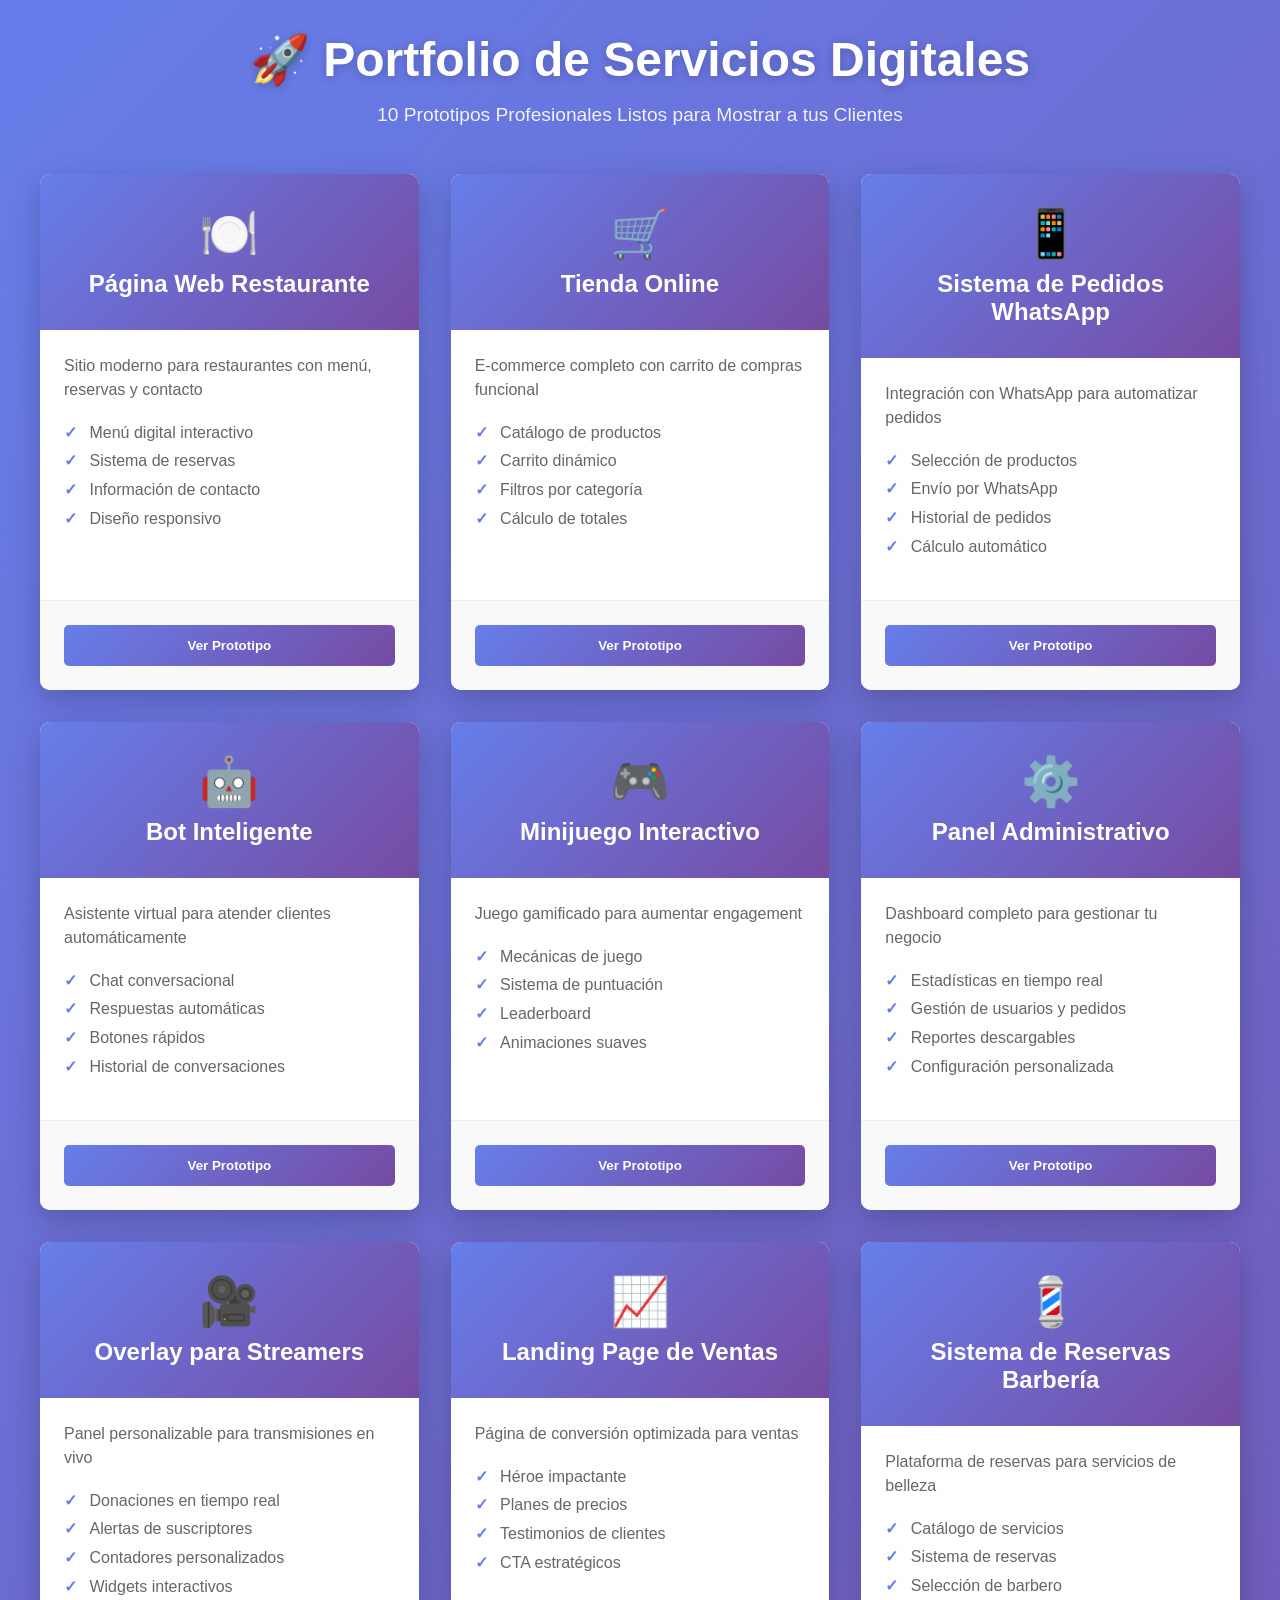
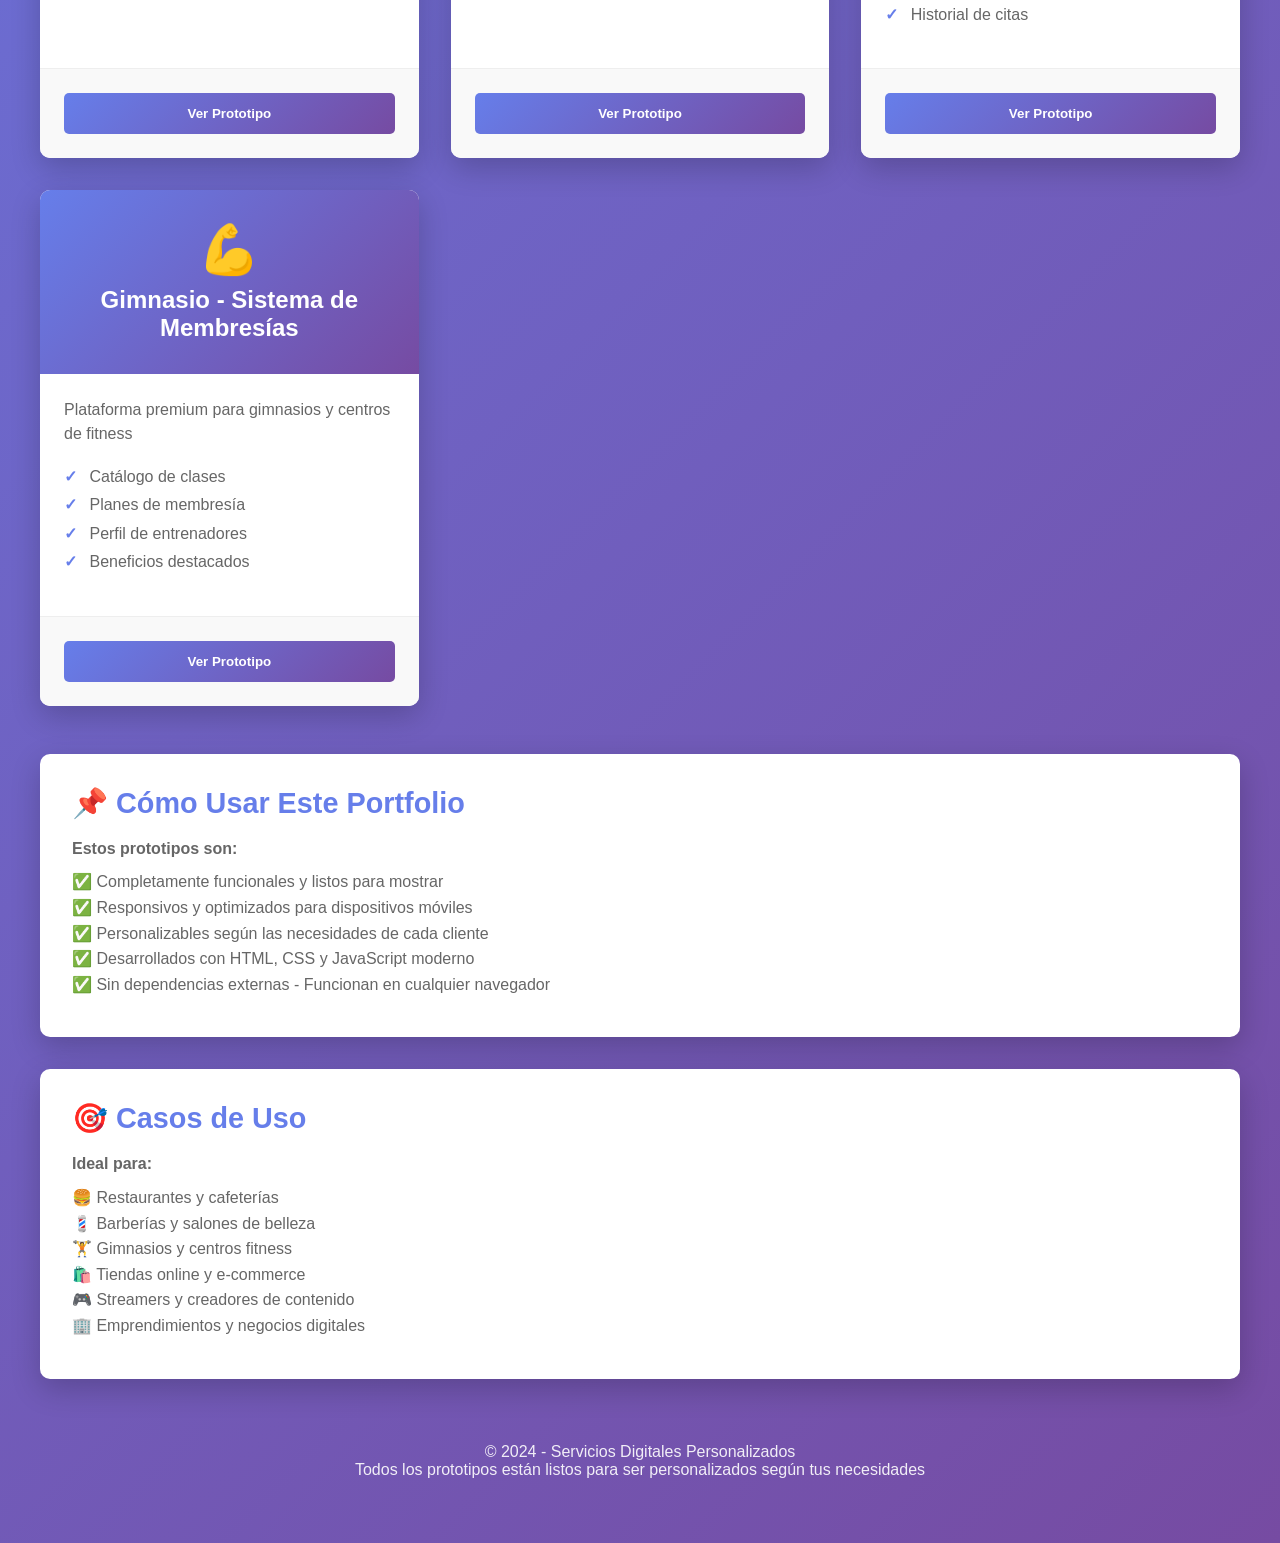
<file: PROTOTIPOS_SERVICIOS_DIGITALES/index.html>
<!DOCTYPE html>
<html lang="es">
<head>
    <meta charset="UTF-8">
    <meta name="viewport" content="width=device-width, initial-scale=1.0">
    <title>Portfolio de Prototipos - Servicios Digitales</title>
    <style>
        * {
            margin: 0;
            padding: 0;
            box-sizing: border-box;
        }
        
        body {
            font-family: 'Segoe UI', Tahoma, Geneva, Verdana, sans-serif;
            background: linear-gradient(135deg, #667eea 0%, #764ba2 100%);
            min-height: 100vh;
            padding: 2rem;
        }
        
        .container {
            max-width: 1200px;
            margin: 0 auto;
        }
        
        header {
            text-align: center;
            color: white;
            margin-bottom: 3rem;
        }
        
        header h1 {
            font-size: 3rem;
            margin-bottom: 1rem;
            text-shadow: 0 2px 10px rgba(0,0,0,0.2);
        }
        
        header p {
            font-size: 1.2rem;
            opacity: 0.9;
        }
        
        .prototipos-grid {
            display: grid;
            grid-template-columns: repeat(auto-fit, minmax(300px, 1fr));
            gap: 2rem;
            margin-bottom: 3rem;
        }
        
        .prototipo-card {
            background: white;
            border-radius: 10px;
            overflow: hidden;
            box-shadow: 0 10px 30px rgba(0,0,0,0.2);
            transition: all 0.3s;
            display: flex;
            flex-direction: column;
        }
        
        .prototipo-card:hover {
            transform: translateY(-10px);
            box-shadow: 0 15px 40px rgba(0,0,0,0.3);
        }
        
        .card-header {
            background: linear-gradient(135deg, #667eea 0%, #764ba2 100%);
            color: white;
            padding: 2rem;
            text-align: center;
        }
        
        .card-icon {
            font-size: 3rem;
            margin-bottom: 0.5rem;
        }
        
        .card-header h2 {
            font-size: 1.5rem;
        }
        
        .card-body {
            padding: 1.5rem;
            flex-grow: 1;
        }
        
        .card-body p {
            color: #666;
            margin-bottom: 1rem;
            line-height: 1.5;
        }
        
        .card-body ul {
            list-style: none;
            margin-bottom: 1rem;
        }
        
        .card-body li {
            padding: 0.3rem 0;
            color: #666;
        }
        
        .card-body li:before {
            content: "✓ ";
            color: #667eea;
            font-weight: bold;
            margin-right: 0.5rem;
        }
        
        .card-footer {
            padding: 1.5rem;
            background: #f9f9f9;
            border-top: 1px solid #eee;
        }
        
        .btn-abrir {
            background: linear-gradient(135deg, #667eea 0%, #764ba2 100%);
            color: white;
            border: none;
            padding: 0.8rem 1.5rem;
            border-radius: 5px;
            cursor: pointer;
            font-weight: bold;
            width: 100%;
            transition: all 0.3s;
        }
        
        .btn-abrir:hover {
            transform: scale(1.05);
            box-shadow: 0 5px 15px rgba(102, 126, 234, 0.4);
        }
        
        .info-section {
            background: white;
            padding: 2rem;
            border-radius: 10px;
            margin-bottom: 2rem;
            box-shadow: 0 10px 30px rgba(0,0,0,0.2);
        }
        
        .info-section h2 {
            color: #667eea;
            margin-bottom: 1rem;
            font-size: 1.8rem;
        }
        
        .info-section p {
            color: #666;
            margin-bottom: 0.5rem;
            line-height: 1.6;
        }
        
        footer {
            text-align: center;
            color: white;
            padding: 2rem;
            opacity: 0.9;
        }
        
        @media (max-width: 768px) {
            header h1 {
                font-size: 2rem;
            }
        }
    </style>
</head>
<body>
    <div class="container">
        <header>
            <h1>🚀 Portfolio de Servicios Digitales</h1>
            <p>10 Prototipos Profesionales Listos para Mostrar a tus Clientes</p>
        </header>
        
        <div class="prototipos-grid">
            <!-- 1. Restaurante -->
            <div class="prototipo-card">
                <div class="card-header">
                    <div class="card-icon">🍽️</div>
                    <h2>Página Web Restaurante</h2>
                </div>
                <div class="card-body">
                    <p>Sitio moderno para restaurantes con menú, reservas y contacto</p>
                    <ul>
                        <li>Menú digital interactivo</li>
                        <li>Sistema de reservas</li>
                        <li>Información de contacto</li>
                        <li>Diseño responsivo</li>
                    </ul>
                </div>
                <div class="card-footer">
                    <button class="btn-abrir" onclick="abrirProototipo('1_Pagina_Web_Restaurante')">Ver Prototipo</button>
                </div>
            </div>
            
            <!-- 2. Tienda Online -->
            <div class="prototipo-card">
                <div class="card-header">
                    <div class="card-icon">🛒</div>
                    <h2>Tienda Online</h2>
                </div>
                <div class="card-body">
                    <p>E-commerce completo con carrito de compras funcional</p>
                    <ul>
                        <li>Catálogo de productos</li>
                        <li>Carrito dinámico</li>
                        <li>Filtros por categoría</li>
                        <li>Cálculo de totales</li>
                    </ul>
                </div>
                <div class="card-footer">
                    <button class="btn-abrir" onclick="abrirProototipo('2_Tienda_Online')">Ver Prototipo</button>
                </div>
            </div>
            
            <!-- 3. Pedidos WhatsApp -->
            <div class="prototipo-card">
                <div class="card-header">
                    <div class="card-icon">📱</div>
                    <h2>Sistema de Pedidos WhatsApp</h2>
                </div>
                <div class="card-body">
                    <p>Integración con WhatsApp para automatizar pedidos</p>
                    <ul>
                        <li>Selección de productos</li>
                        <li>Envío por WhatsApp</li>
                        <li>Historial de pedidos</li>
                        <li>Cálculo automático</li>
                    </ul>
                </div>
                <div class="card-footer">
                    <button class="btn-abrir" onclick="abrirProototipo('3_Sistema_Pedidos_WhatsApp')">Ver Prototipo</button>
                </div>
            </div>
            
            <!-- 4. Bot de Automatización -->
            <div class="prototipo-card">
                <div class="card-header">
                    <div class="card-icon">🤖</div>
                    <h2>Bot Inteligente</h2>
                </div>
                <div class="card-body">
                    <p>Asistente virtual para atender clientes automáticamente</p>
                    <ul>
                        <li>Chat conversacional</li>
                        <li>Respuestas automáticas</li>
                        <li>Botones rápidos</li>
                        <li>Historial de conversaciones</li>
                    </ul>
                </div>
                <div class="card-footer">
                    <button class="btn-abrir" onclick="abrirProototipo('4_Bot_Automatizacion')">Ver Prototipo</button>
                </div>
            </div>
            
            <!-- 5. Minijuego -->
            <div class="prototipo-card">
                <div class="card-header">
                    <div class="card-icon">🎮</div>
                    <h2>Minijuego Interactivo</h2>
                </div>
                <div class="card-body">
                    <p>Juego gamificado para aumentar engagement</p>
                    <ul>
                        <li>Mecánicas de juego</li>
                        <li>Sistema de puntuación</li>
                        <li>Leaderboard</li>
                        <li>Animaciones suaves</li>
                    </ul>
                </div>
                <div class="card-footer">
                    <button class="btn-abrir" onclick="abrirProototipo('5_Minijuego_Interactivo')">Ver Prototipo</button>
                </div>
            </div>
            
            <!-- 6. Panel Administrativo -->
            <div class="prototipo-card">
                <div class="card-header">
                    <div class="card-icon">⚙️</div>
                    <h2>Panel Administrativo</h2>
                </div>
                <div class="card-body">
                    <p>Dashboard completo para gestionar tu negocio</p>
                    <ul>
                        <li>Estadísticas en tiempo real</li>
                        <li>Gestión de usuarios y pedidos</li>
                        <li>Reportes descargables</li>
                        <li>Configuración personalizada</li>
                    </ul>
                </div>
                <div class="card-footer">
                    <button class="btn-abrir" onclick="abrirProototipo('6_Panel_Administrativo')">Ver Prototipo</button>
                </div>
            </div>
            
            <!-- 7. Overlay Streamer -->
            <div class="prototipo-card">
                <div class="card-header">
                    <div class="card-icon">🎥</div>
                    <h2>Overlay para Streamers</h2>
                </div>
                <div class="card-body">
                    <p>Panel personalizable para transmisiones en vivo</p>
                    <ul>
                        <li>Donaciones en tiempo real</li>
                        <li>Alertas de suscriptores</li>
                        <li>Contadores personalizados</li>
                        <li>Widgets interactivos</li>
                    </ul>
                </div>
                <div class="card-footer">
                    <button class="btn-abrir" onclick="abrirProototipo('7_Overlay_Streamer')">Ver Prototipo</button>
                </div>
            </div>
            
            <!-- 8. Landing Page -->
            <div class="prototipo-card">
                <div class="card-header">
                    <div class="card-icon">📈</div>
                    <h2>Landing Page de Ventas</h2>
                </div>
                <div class="card-body">
                    <p>Página de conversión optimizada para ventas</p>
                    <ul>
                        <li>Héroe impactante</li>
                        <li>Planes de precios</li>
                        <li>Testimonios de clientes</li>
                        <li>CTA estratégicos</li>
                    </ul>
                </div>
                <div class="card-footer">
                    <button class="btn-abrir" onclick="abrirProototipo('8_Landing_Page_Ventas')">Ver Prototipo</button>
                </div>
            </div>
            
            <!-- 9. Barbería -->
            <div class="prototipo-card">
                <div class="card-header">
                    <div class="card-icon">💈</div>
                    <h2>Sistema de Reservas Barbería</h2>
                </div>
                <div class="card-body">
                    <p>Plataforma de reservas para servicios de belleza</p>
                    <ul>
                        <li>Catálogo de servicios</li>
                        <li>Sistema de reservas</li>
                        <li>Selección de barbero</li>
                        <li>Historial de citas</li>
                    </ul>
                </div>
                <div class="card-footer">
                    <button class="btn-abrir" onclick="abrirProototipo('9_Barberia_Reservas')">Ver Prototipo</button>
                </div>
            </div>
            
            <!-- 10. Gimnasio -->
            <div class="prototipo-card">
                <div class="card-header">
                    <div class="card-icon">💪</div>
                    <h2>Gimnasio - Sistema de Membresías</h2>
                </div>
                <div class="card-body">
                    <p>Plataforma premium para gimnasios y centros de fitness</p>
                    <ul>
                        <li>Catálogo de clases</li>
                        <li>Planes de membresía</li>
                        <li>Perfil de entrenadores</li>
                        <li>Beneficios destacados</li>
                    </ul>
                </div>
                <div class="card-footer">
                    <button class="btn-abrir" onclick="abrirProototipo('10_Gimnasio_Membresias')">Ver Prototipo</button>
                </div>
            </div>
        </div>
        
        <!-- Información adicional -->
        <div class="info-section">
            <h2>📌 Cómo Usar Este Portfolio</h2>
            <p><strong>Estos prototipos son:</strong></p>
            <p>✅ Completamente funcionales y listos para mostrar<br>
            ✅ Responsivos y optimizados para dispositivos móviles<br>
            ✅ Personalizables según las necesidades de cada cliente<br>
            ✅ Desarrollados con HTML, CSS y JavaScript moderno<br>
            ✅ Sin dependencias externas - Funcionan en cualquier navegador</p>
        </div>
        
        <div class="info-section">
            <h2>🎯 Casos de Uso</h2>
            <p><strong>Ideal para:</strong></p>
            <p>🍔 Restaurantes y cafeterías<br>
            💈 Barberías y salones de belleza<br>
            🏋️ Gimnasios y centros fitness<br>
            🛍️ Tiendas online y e-commerce<br>
            🎮 Streamers y creadores de contenido<br>
            🏢 Emprendimientos y negocios digitales</p>
        </div>
        
        <footer>
            <p>&copy; 2024 - Servicios Digitales Personalizados</p>
            <p>Todos los prototipos están listos para ser personalizados según tus necesidades</p>
        </footer>
    </div>
    
    <script>
        function abrirProototipo(carpeta) {
            window.open(carpeta + '/index.html', '_blank');
        }
    </script>
</body>
</html>
</file>
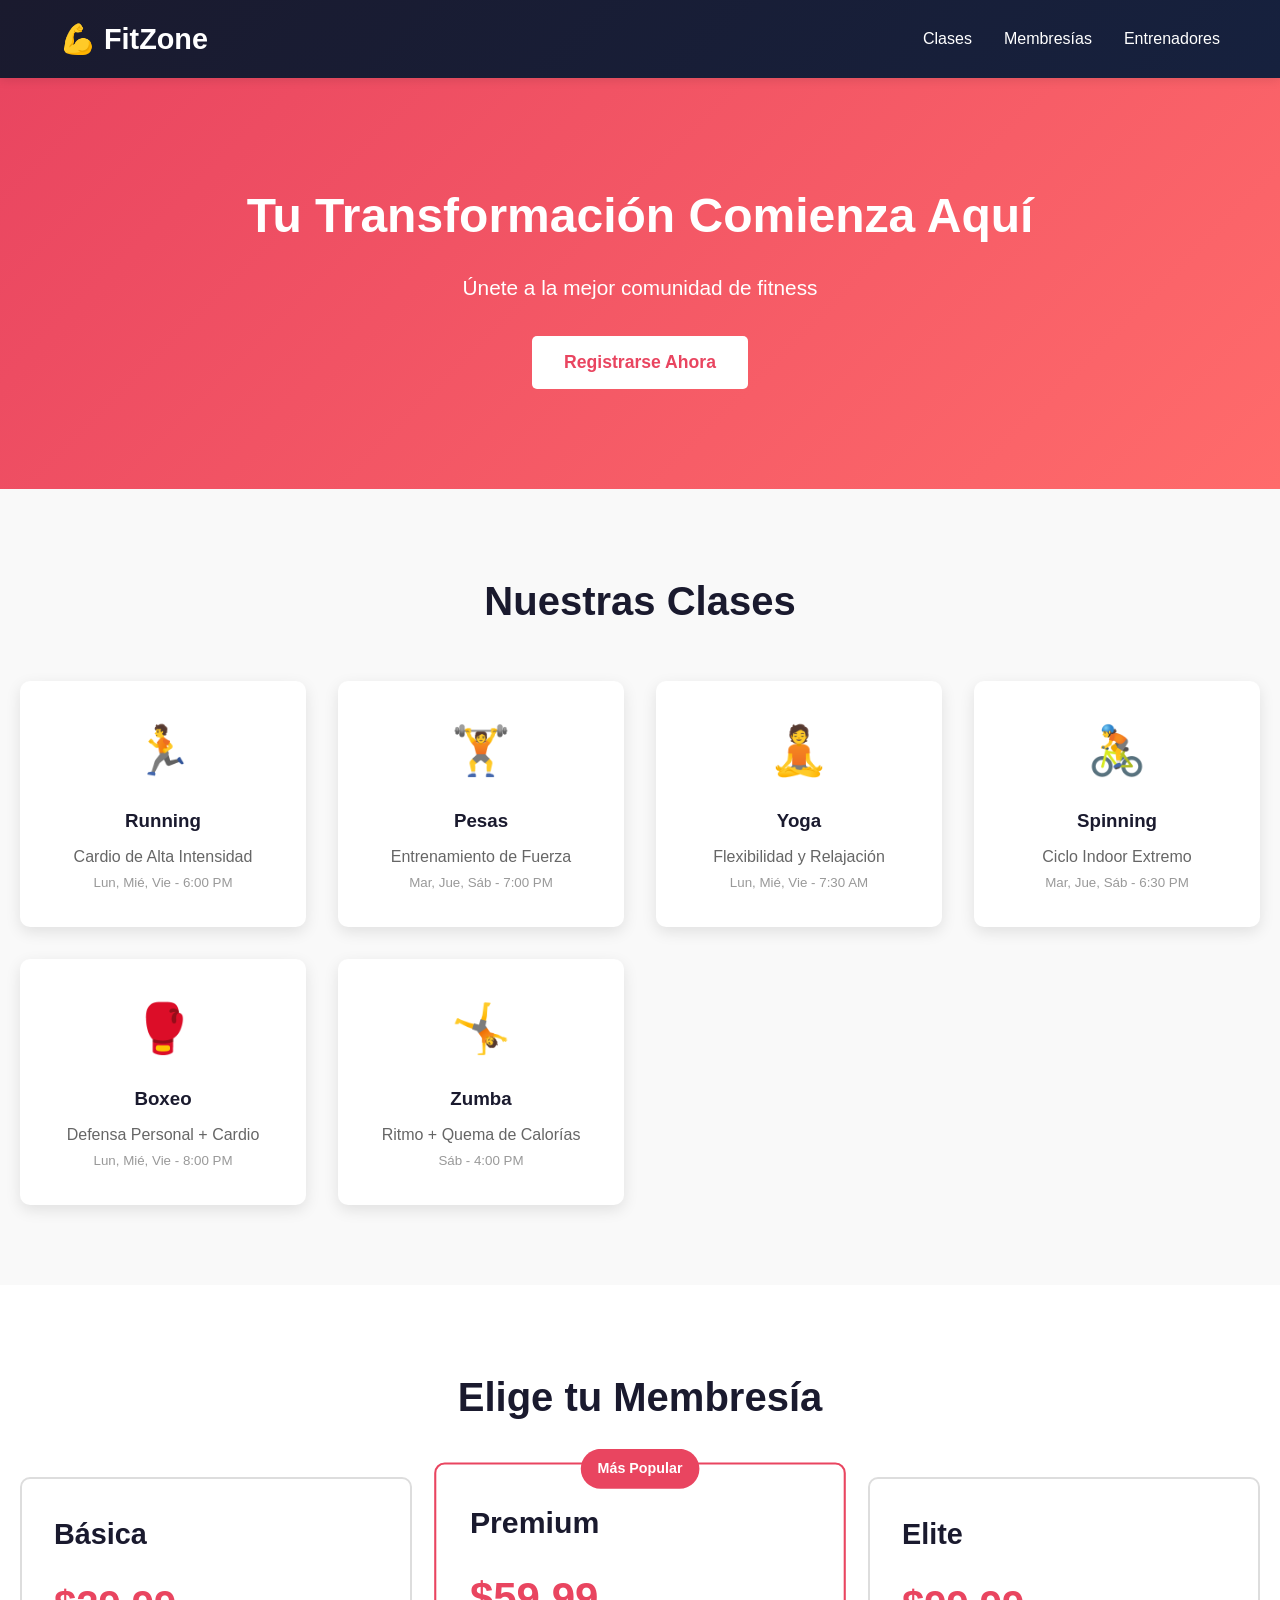
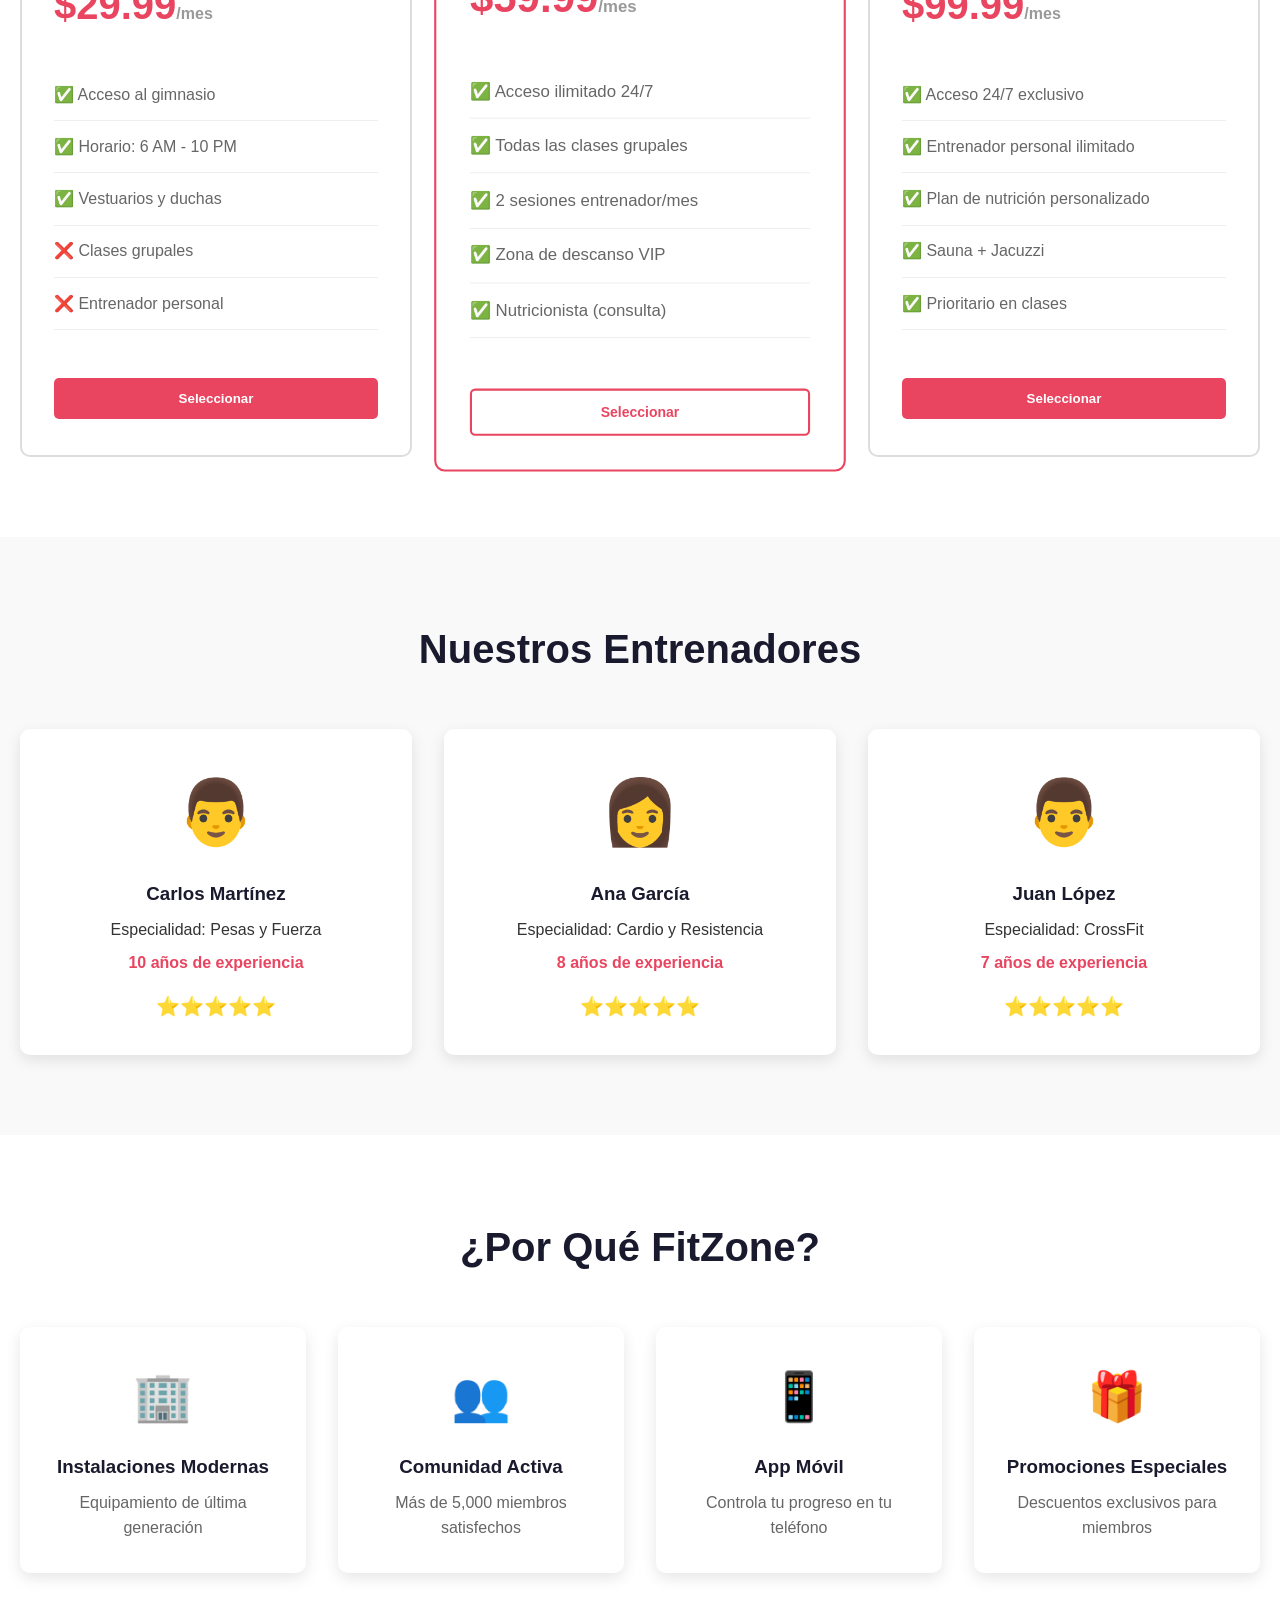
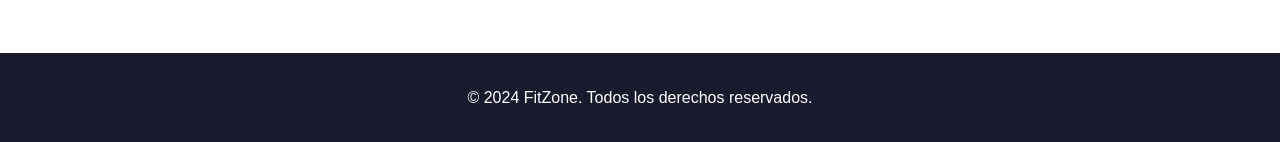
<file: PROTOTIPOS_SERVICIOS_DIGITALES/10_Gimnasio_Membresias/index.html>
<!DOCTYPE html>
<html lang="es">
<head>
    <meta charset="UTF-8">
    <meta name="viewport" content="width=device-width, initial-scale=1.0">
    <title>FitZone - Gimnasio Premium</title>
    <link rel="stylesheet" href="style.css">
</head>
<body>
    <nav class="navbar">
        <div class="container">
            <div class="logo">💪 FitZone</div>
            <div class="nav-links">
                <a href="#clases">Clases</a>
                <a href="#membresias">Membresías</a>
                <a href="#entrenadores">Entrenadores</a>
            </div>
        </div>
    </nav>

    <section class="hero">
        <h1>Tu Transformación Comienza Aquí</h1>
        <p>Únete a la mejor comunidad de fitness</p>
        <button class="btn-registro">Registrarse Ahora</button>
    </section>

    <section id="clases" class="clases">
        <h2>Nuestras Clases</h2>
        <div class="clases-grid">
            <div class="clase">
                <div class="clase-icon">🏃</div>
                <h3>Running</h3>
                <p>Cardio de Alta Intensidad</p>
                <small>Lun, Mié, Vie - 6:00 PM</small>
            </div>
            <div class="clase">
                <div class="clase-icon">🏋️</div>
                <h3>Pesas</h3>
                <p>Entrenamiento de Fuerza</p>
                <small>Mar, Jue, Sáb - 7:00 PM</small>
            </div>
            <div class="clase">
                <div class="clase-icon">🧘</div>
                <h3>Yoga</h3>
                <p>Flexibilidad y Relajación</p>
                <small>Lun, Mié, Vie - 7:30 AM</small>
            </div>
            <div class="clase">
                <div class="clase-icon">🚴</div>
                <h3>Spinning</h3>
                <p>Ciclo Indoor Extremo</p>
                <small>Mar, Jue, Sáb - 6:30 PM</small>
            </div>
            <div class="clase">
                <div class="clase-icon">🥊</div>
                <h3>Boxeo</h3>
                <p>Defensa Personal + Cardio</p>
                <small>Lun, Mié, Vie - 8:00 PM</small>
            </div>
            <div class="clase">
                <div class="clase-icon">🤸</div>
                <h3>Zumba</h3>
                <p>Ritmo + Quema de Calorías</p>
                <small>Sáb - 4:00 PM</small>
            </div>
        </div>
    </section>

    <section id="membresias" class="membresias">
        <h2>Elige tu Membresía</h2>
        <div class="membresias-grid">
            <div class="membresia">
                <h3>Básica</h3>
                <p class="precio">$29.99<span>/mes</span></p>
                <ul>
                    <li>✅ Acceso al gimnasio</li>
                    <li>✅ Horario: 6 AM - 10 PM</li>
                    <li>✅ Vestuarios y duchas</li>
                    <li>❌ Clases grupales</li>
                    <li>❌ Entrenador personal</li>
                </ul>
                <button class="btn-seleccionar">Seleccionar</button>
            </div>
            <div class="membresia destacada">
                <span class="badge">Más Popular</span>
                <h3>Premium</h3>
                <p class="precio">$59.99<span>/mes</span></p>
                <ul>
                    <li>✅ Acceso ilimitado 24/7</li>
                    <li>✅ Todas las clases grupales</li>
                    <li>✅ 2 sesiones entrenador/mes</li>
                    <li>✅ Zona de descanso VIP</li>
                    <li>✅ Nutricionista (consulta)</li>
                </ul>
                <button class="btn-seleccionar btn-premium">Seleccionar</button>
            </div>
            <div class="membresia">
                <h3>Elite</h3>
                <p class="precio">$99.99<span>/mes</span></p>
                <ul>
                    <li>✅ Acceso 24/7 exclusivo</li>
                    <li>✅ Entrenador personal ilimitado</li>
                    <li>✅ Plan de nutrición personalizado</li>
                    <li>✅ Sauna + Jacuzzi</li>
                    <li>✅ Prioritario en clases</li>
                </ul>
                <button class="btn-seleccionar">Seleccionar</button>
            </div>
        </div>
    </section>

    <section id="entrenadores" class="entrenadores">
        <h2>Nuestros Entrenadores</h2>
        <div class="entrenadores-grid">
            <div class="entrenador">
                <div class="avatar">👨</div>
                <h3>Carlos Martínez</h3>
                <p>Especialidad: Pesas y Fuerza</p>
                <p class="experiencia">10 años de experiencia</p>
                <div class="rating">⭐⭐⭐⭐⭐</div>
            </div>
            <div class="entrenador">
                <div class="avatar">👩</div>
                <h3>Ana García</h3>
                <p>Especialidad: Cardio y Resistencia</p>
                <p class="experiencia">8 años de experiencia</p>
                <div class="rating">⭐⭐⭐⭐⭐</div>
            </div>
            <div class="entrenador">
                <div class="avatar">👨</div>
                <h3>Juan López</h3>
                <p>Especialidad: CrossFit</p>
                <p class="experiencia">7 años de experiencia</p>
                <div class="rating">⭐⭐⭐⭐⭐</div>
            </div>
        </div>
    </section>

    <section class="beneficios">
        <h2>¿Por Qué FitZone?</h2>
        <div class="beneficios-grid">
            <div class="beneficio">
                <div class="icon">🏢</div>
                <h3>Instalaciones Modernas</h3>
                <p>Equipamiento de última generación</p>
            </div>
            <div class="beneficio">
                <div class="icon">👥</div>
                <h3>Comunidad Activa</h3>
                <p>Más de 5,000 miembros satisfechos</p>
            </div>
            <div class="beneficio">
                <div class="icon">📱</div>
                <h3>App Móvil</h3>
                <p>Controla tu progreso en tu teléfono</p>
            </div>
            <div class="beneficio">
                <div class="icon">🎁</div>
                <h3>Promociones Especiales</h3>
                <p>Descuentos exclusivos para miembros</p>
            </div>
        </div>
    </section>

    <footer>
        <p>&copy; 2024 FitZone. Todos los derechos reservados.</p>
    </footer>

    <script src="script.js"></script>
</body>
</html>
</file>
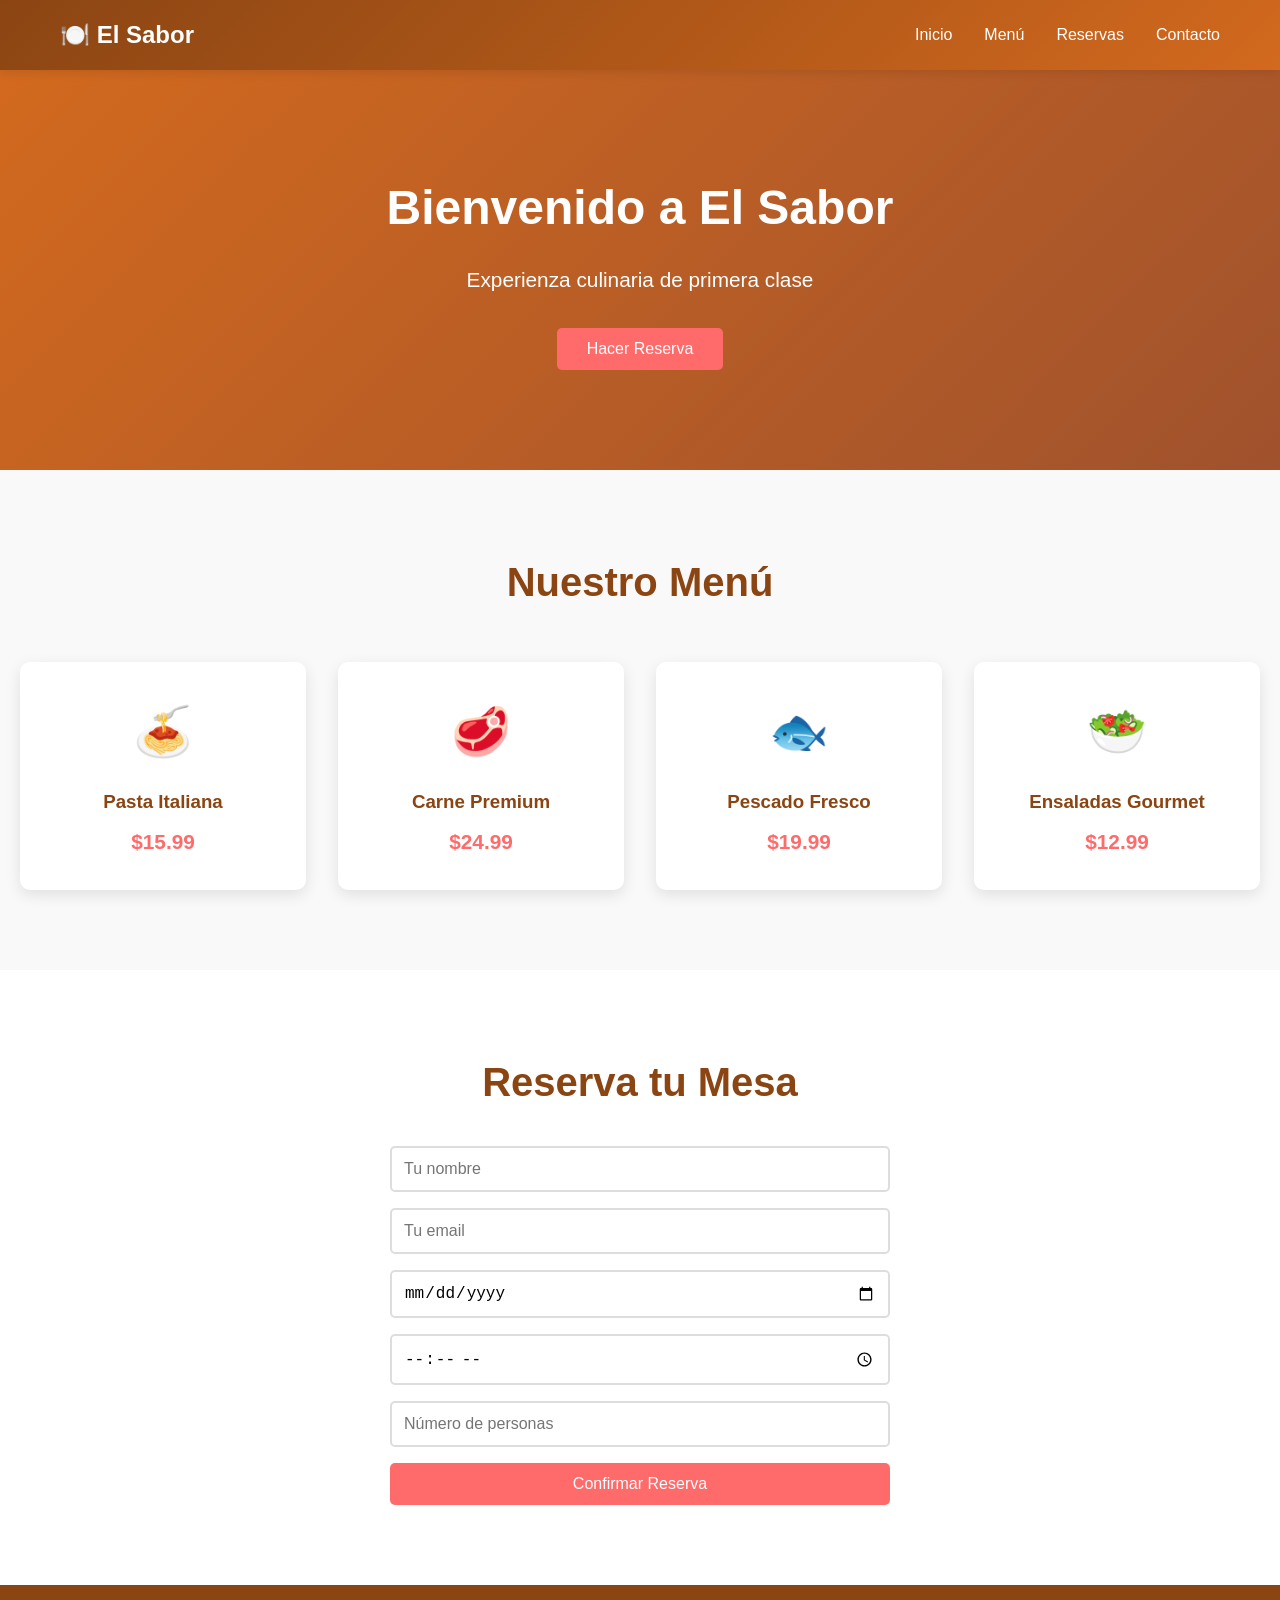
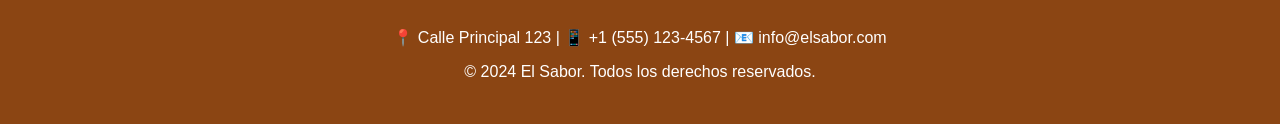
<file: PROTOTIPOS_SERVICIOS_DIGITALES/1_Pagina_Web_Restaurante/index.html>
<!DOCTYPE html>
<html lang="es">
<head>
    <meta charset="UTF-8">
    <meta name="viewport" content="width=device-width, initial-scale=1.0">
    <title>El Sabor - Restaurante Moderno</title>
    <link rel="stylesheet" href="style.css">
</head>
<body>
    <nav class="navbar">
        <div class="container">
            <div class="logo">🍽️ El Sabor</div>
            <ul class="nav-links">
                <li><a href="#inicio">Inicio</a></li>
                <li><a href="#menu">Menú</a></li>
                <li><a href="#reservas">Reservas</a></li>
                <li><a href="#contacto">Contacto</a></li>
            </ul>
        </div>
    </nav>

    <section id="inicio" class="hero">
        <div class="hero-content">
            <h1>Bienvenido a El Sabor</h1>
            <p>Experienza culinaria de primera clase</p>
            <button class="btn-primary">Hacer Reserva</button>
        </div>
    </section>

    <section id="menu" class="menu">
        <h2>Nuestro Menú</h2>
        <div class="menu-grid">
            <div class="menu-card">
                <div class="menu-icon">🍝</div>
                <h3>Pasta Italiana</h3>
                <p>$15.99</p>
            </div>
            <div class="menu-card">
                <div class="menu-icon">🥩</div>
                <h3>Carne Premium</h3>
                <p>$24.99</p>
            </div>
            <div class="menu-card">
                <div class="menu-icon">🐟</div>
                <h3>Pescado Fresco</h3>
                <p>$19.99</p>
            </div>
            <div class="menu-card">
                <div class="menu-icon">🥗</div>
                <h3>Ensaladas Gourmet</h3>
                <p>$12.99</p>
            </div>
        </div>
    </section>

    <section id="reservas" class="reservas">
        <h2>Reserva tu Mesa</h2>
        <form class="form-reserva">
            <input type="text" placeholder="Tu nombre" required>
            <input type="email" placeholder="Tu email" required>
            <input type="date" required>
            <input type="time" required>
            <input type="number" placeholder="Número de personas" min="1" max="10" required>
            <button type="submit" class="btn-primary">Confirmar Reserva</button>
        </form>
    </section>

    <footer id="contacto">
        <p>📍 Calle Principal 123 | 📱 +1 (555) 123-4567 | 📧 info@elsabor.com</p>
        <p>&copy; 2024 El Sabor. Todos los derechos reservados.</p>
    </footer>

    <script src="script.js"></script>
</body>
</html>
</file>
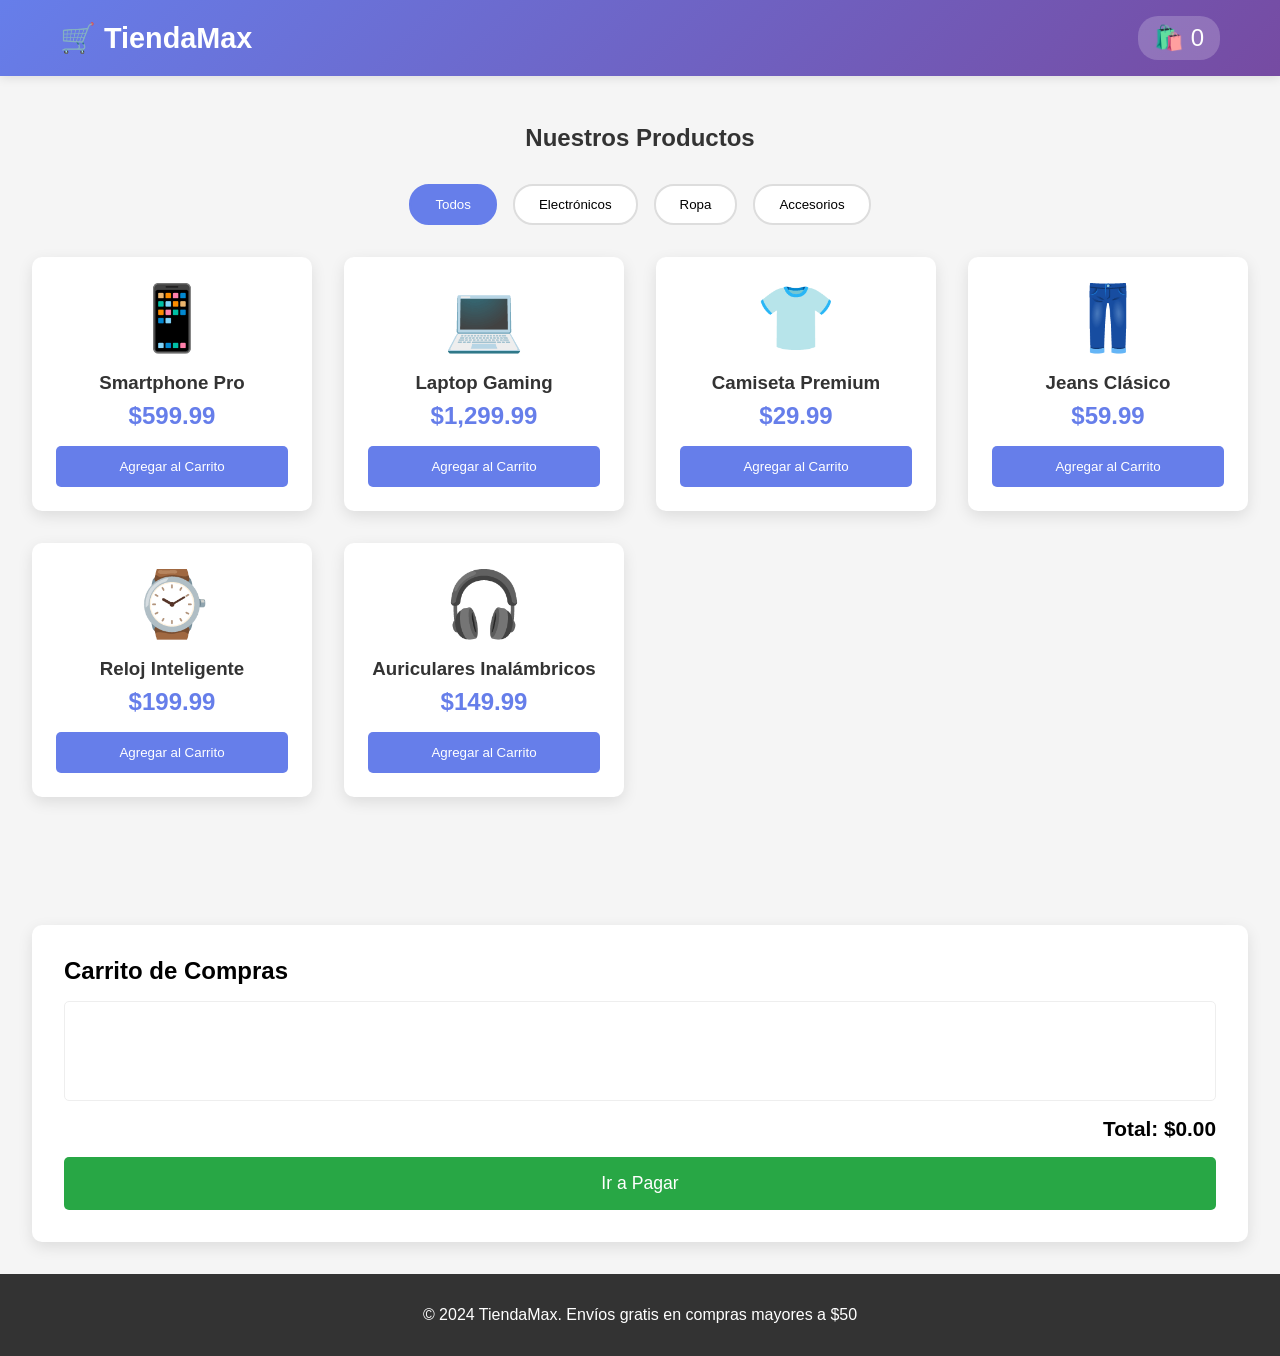
<file: PROTOTIPOS_SERVICIOS_DIGITALES/2_Tienda_Online/index.html>
<!DOCTYPE html>
<html lang="es">
<head>
    <meta charset="UTF-8">
    <meta name="viewport" content="width=device-width, initial-scale=1.0">
    <title>TiendaMax - Tu Tienda Online</title>
    <link rel="stylesheet" href="style.css">
</head>
<body>
    <nav class="navbar">
        <div class="container">
            <div class="logo">🛒 TiendaMax</div>
            <div class="carrito-icon">
                🛍️ <span id="carrito-count">0</span>
            </div>
        </div>
    </nav>

    <section class="productos">
        <h1>Nuestros Productos</h1>
        <div class="filtros">
            <button class="filtro-btn active" data-filtro="todos">Todos</button>
            <button class="filtro-btn" data-filtro="electronicos">Electrónicos</button>
            <button class="filtro-btn" data-filtro="ropa">Ropa</button>
            <button class="filtro-btn" data-filtro="accesorios">Accesorios</button>
        </div>

        <div class="grid-productos">
            <div class="producto" data-categoria="electronicos">
                <div class="producto-imagen">📱</div>
                <h3>Smartphone Pro</h3>
                <p class="precio">$599.99</p>
                <button class="btn-agregar">Agregar al Carrito</button>
            </div>
            <div class="producto" data-categoria="electronicos">
                <div class="producto-imagen">💻</div>
                <h3>Laptop Gaming</h3>
                <p class="precio">$1,299.99</p>
                <button class="btn-agregar">Agregar al Carrito</button>
            </div>
            <div class="producto" data-categoria="ropa">
                <div class="producto-imagen">👕</div>
                <h3>Camiseta Premium</h3>
                <p class="precio">$29.99</p>
                <button class="btn-agregar">Agregar al Carrito</button>
            </div>
            <div class="producto" data-categoria="ropa">
                <div class="producto-imagen">👖</div>
                <h3>Jeans Clásico</h3>
                <p class="precio">$59.99</p>
                <button class="btn-agregar">Agregar al Carrito</button>
            </div>
            <div class="producto" data-categoria="accesorios">
                <div class="producto-imagen">⌚</div>
                <h3>Reloj Inteligente</h3>
                <p class="precio">$199.99</p>
                <button class="btn-agregar">Agregar al Carrito</button>
            </div>
            <div class="producto" data-categoria="accesorios">
                <div class="producto-imagen">🎧</div>
                <h3>Auriculares Inalámbricos</h3>
                <p class="precio">$149.99</p>
                <button class="btn-agregar">Agregar al Carrito</button>
            </div>
        </div>
    </section>

    <section class="carrito-section">
        <h2>Carrito de Compras</h2>
        <div id="carrito-items"></div>
        <div class="carrito-total">
            <p>Total: $<span id="total">0.00</span></p>
            <button class="btn-comprar">Ir a Pagar</button>
        </div>
    </section>

    <footer>
        <p>© 2024 TiendaMax. Envíos gratis en compras mayores a $50</p>
    </footer>

    <script src="script.js"></script>
</body>
</html>
</file>
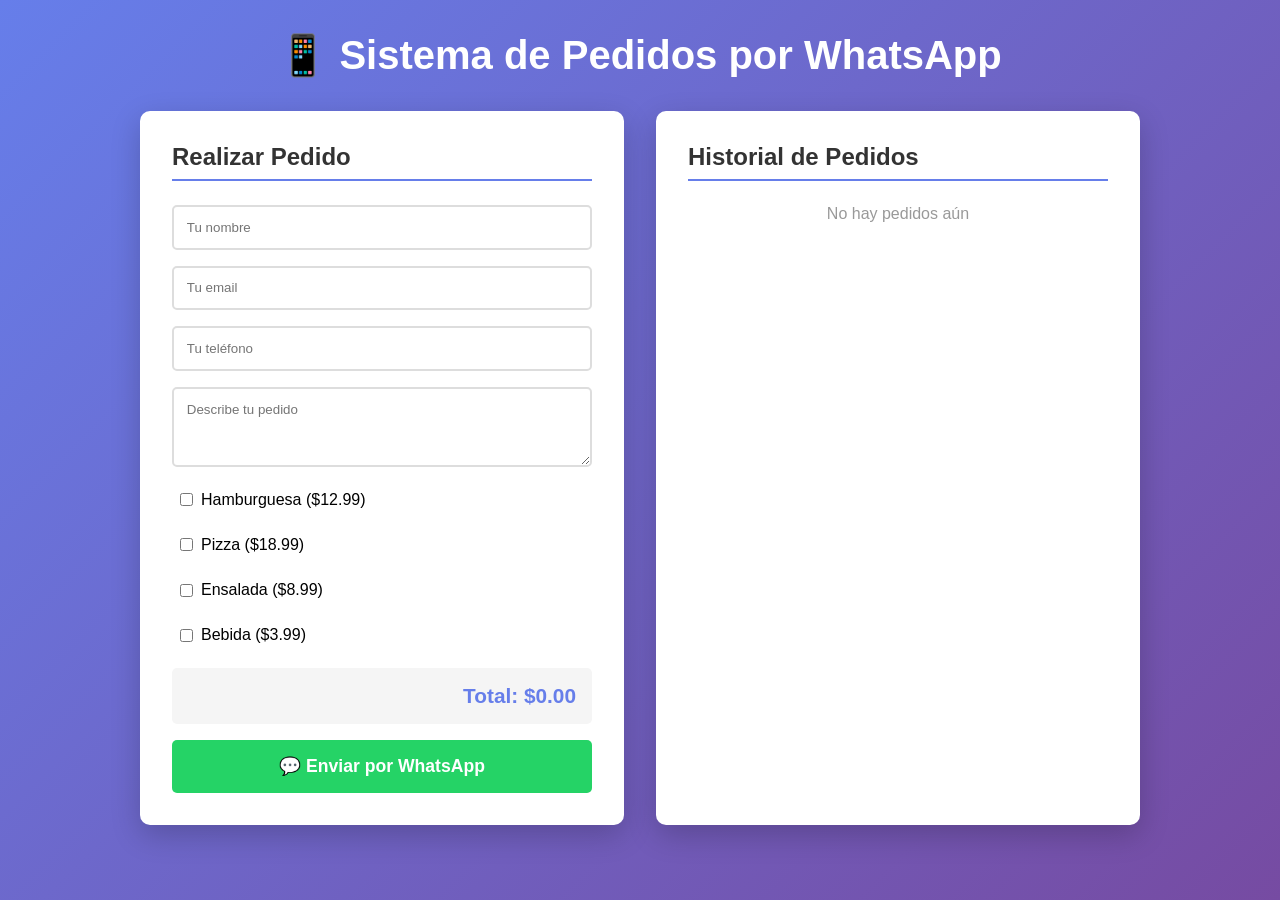
<file: PROTOTIPOS_SERVICIOS_DIGITALES/3_Sistema_Pedidos_WhatsApp/index.html>
<!DOCTYPE html>
<html lang="es">
<head>
    <meta charset="UTF-8">
    <meta name="viewport" content="width=device-width, initial-scale=1.0">
    <title>Sistema de Pedidos - WhatsApp Integration</title>
    <link rel="stylesheet" href="style.css">
</head>
<body>
    <div class="container">
        <h1>📱 Sistema de Pedidos por WhatsApp</h1>
        
        <div class="pedidos-container">
            <div class="formulario-pedido">
                <h2>Realizar Pedido</h2>
                <form id="form-pedido">
                    <input type="text" id="nombre" placeholder="Tu nombre" required>
                    <input type="email" id="email" placeholder="Tu email" required>
                    <input type="tel" id="telefono" placeholder="Tu teléfono" required>
                    
                    <textarea id="pedido" placeholder="Describe tu pedido" required></textarea>
                    
                    <div class="productos-lista">
                        <label><input type="checkbox" value="Hamburguesa" data-precio="12.99"> Hamburguesa ($12.99)</label>
                        <label><input type="checkbox" value="Pizza" data-precio="18.99"> Pizza ($18.99)</label>
                        <label><input type="checkbox" value="Ensalada" data-precio="8.99"> Ensalada ($8.99)</label>
                        <label><input type="checkbox" value="Bebida" data-precio="3.99"> Bebida ($3.99)</label>
                    </div>
                    
                    <p class="total">Total: $<span id="total">0.00</span></p>
                    
                    <button type="button" class="btn-whatsapp" onclick="enviarPorWhatsApp()">
                        💬 Enviar por WhatsApp
                    </button>
                </form>
            </div>

            <div class="historial">
                <h2>Historial de Pedidos</h2>
                <div id="historial-pedidos"></div>
            </div>
        </div>
    </div>

    <script src="script.js"></script>
</body>
</html>
</file>
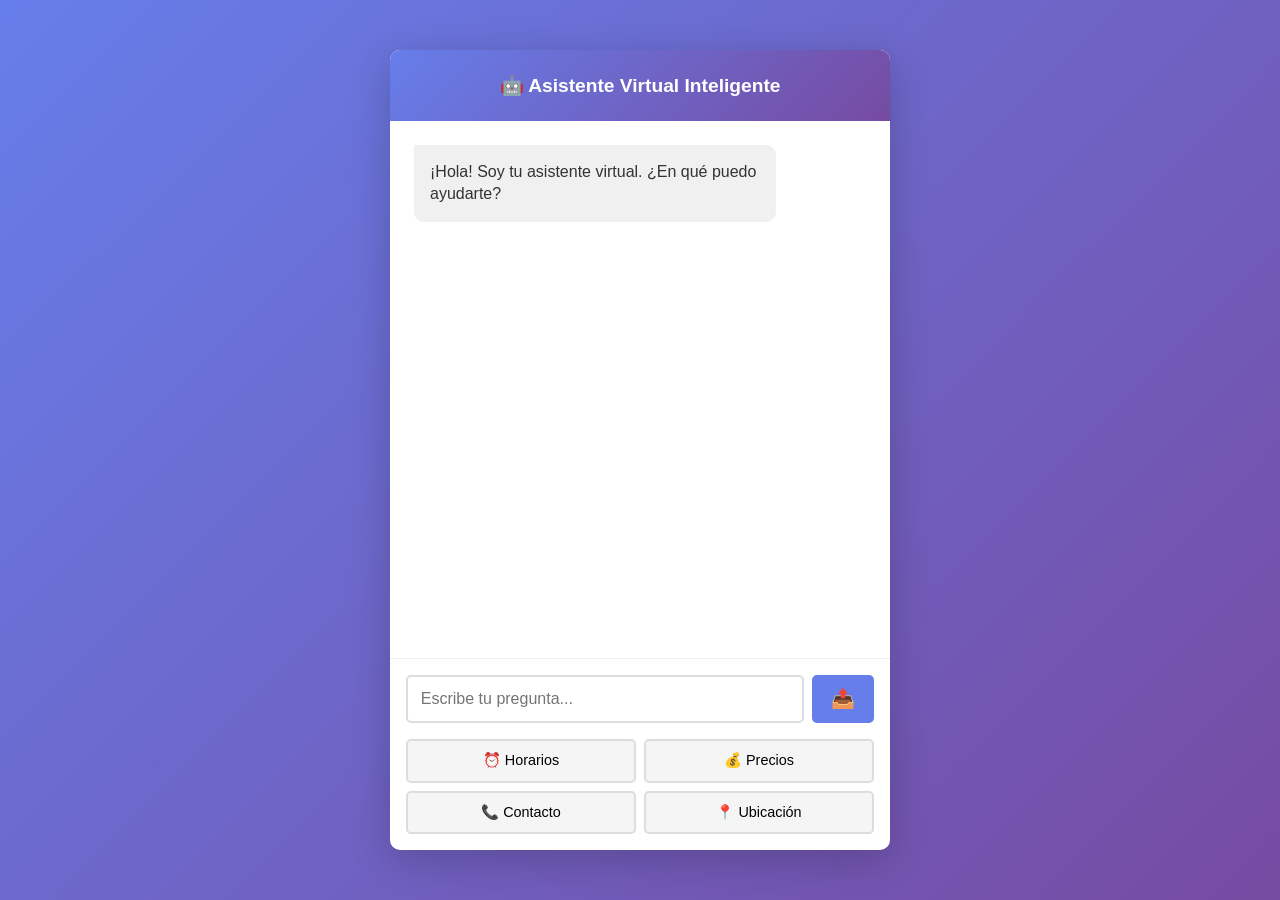
<file: PROTOTIPOS_SERVICIOS_DIGITALES/4_Bot_Automatizacion/index.html>
<!DOCTYPE html>
<html lang="es">
<head>
    <meta charset="UTF-8">
    <meta name="viewport" content="width=device-width, initial-scale=1.0">
    <title>Bot Inteligente - Asistente Virtual</title>
    <link rel="stylesheet" href="style.css">
</head>
<body>
    <div class="chat-container">
        <div class="chat-header">
            🤖 Asistente Virtual Inteligente
        </div>
        
        <div class="chat-messages" id="chat-messages">
            <div class="mensaje bot">
                <p>¡Hola! Soy tu asistente virtual. ¿En qué puedo ayudarte?</p>
            </div>
        </div>
        
        <div class="chat-input-area">
            <input type="text" id="chat-input" placeholder="Escribe tu pregunta..." autocomplete="off">
            <button id="send-btn">📤</button>
        </div>

        <div class="opciones-rapidas">
            <button class="opcion" onclick="enviarMensaje('Horarios de atención')">⏰ Horarios</button>
            <button class="opcion" onclick="enviarMensaje('Precios')">💰 Precios</button>
            <button class="opcion" onclick="enviarMensaje('Contacto')">📞 Contacto</button>
            <button class="opcion" onclick="enviarMensaje('Ubicación')">📍 Ubicación</button>
        </div>
    </div>

    <script src="script.js"></script>
</body>
</html>
</file>
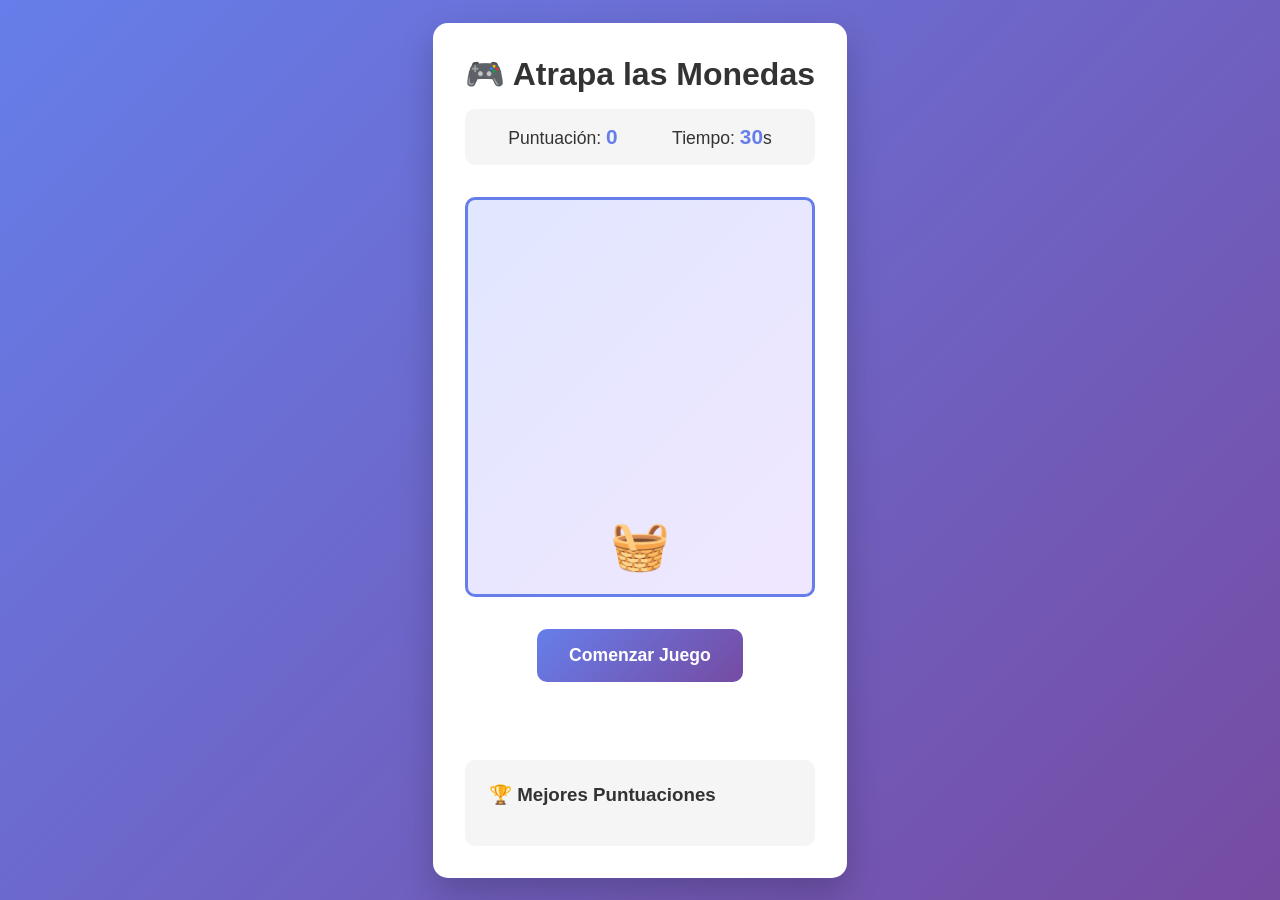
<file: PROTOTIPOS_SERVICIOS_DIGITALES/5_Minijuego_Interactivo/index.html>
<!DOCTYPE html>
<html lang="es">
<head>
    <meta charset="UTF-8">
    <meta name="viewport" content="width=device-width, initial-scale=1.0">
    <title>Juego - Atrapa las Monedas</title>
    <link rel="stylesheet" href="style.css">
</head>
<body>
    <div class="game-container">
        <div class="game-header">
            <h1>🎮 Atrapa las Monedas</h1>
            <div class="game-stats">
                <span>Puntuación: <strong id="score">0</strong></span>
                <span>Tiempo: <strong id="timer">30</strong>s</span>
            </div>
        </div>

        <div id="game-area" class="game-area">
            <div class="canasta">🧺</div>
        </div>

        <div class="game-controls">
            <button id="start-btn" class="btn-start">Comenzar Juego</button>
            <button id="restart-btn" class="btn-restart" style="display:none;">Reiniciar</button>
            <p id="game-message"></p>
        </div>

        <div class="leaderboard">
            <h3>🏆 Mejores Puntuaciones</h3>
            <ol id="leaderboard-list"></ol>
        </div>
    </div>

    <script src="script.js"></script>
</body>
</html>
</file>
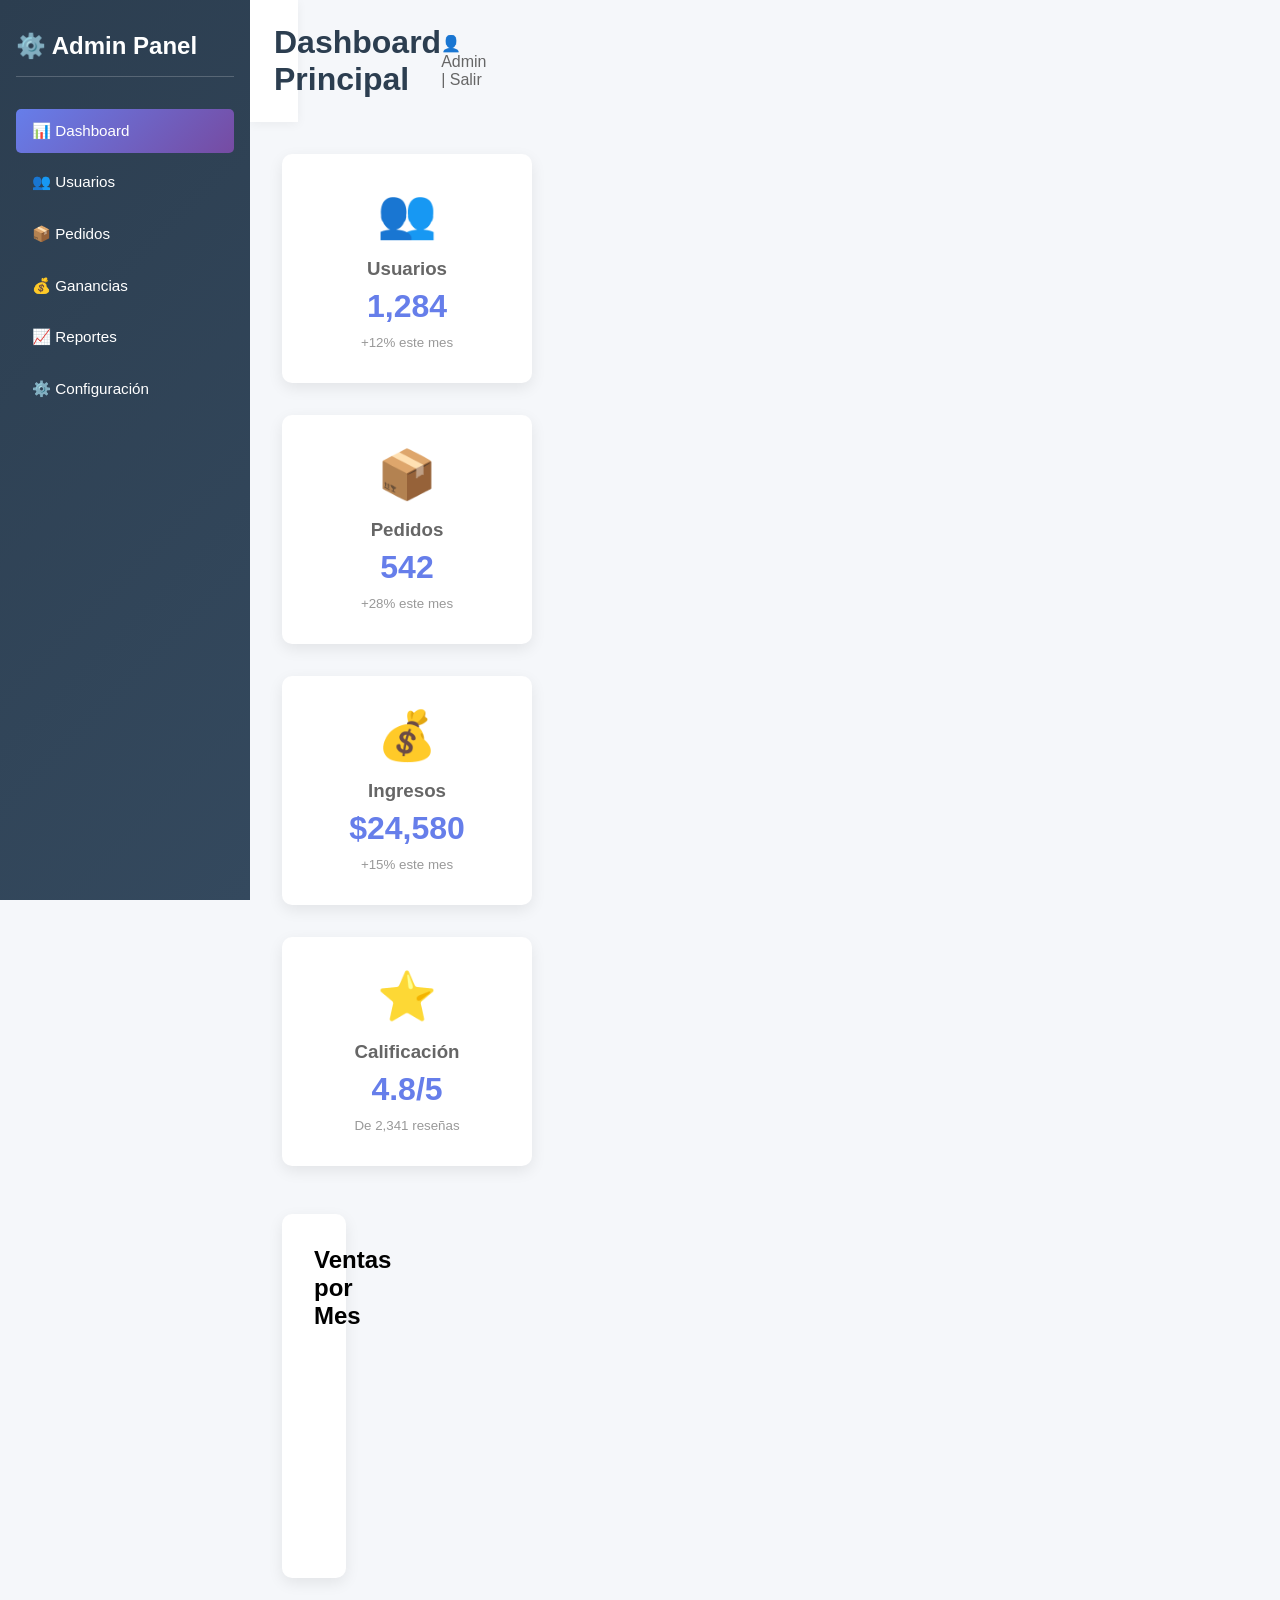
<file: PROTOTIPOS_SERVICIOS_DIGITALES/6_Panel_Administrativo/index.html>
<!DOCTYPE html>
<html lang="es">
<head>
    <meta charset="UTF-8">
    <meta name="viewport" content="width=device-width, initial-scale=1.0">
    <title>Panel Administrativo - Dashboard</title>
    <link rel="stylesheet" href="style.css">
</head>
<body>
    <div class="dashboard">
        <aside class="sidebar">
            <div class="logo">⚙️ Admin Panel</div>
            <nav class="menu">
                <button class="menu-item active" onclick="mostrarSeccion('inicio')">📊 Dashboard</button>
                <button class="menu-item" onclick="mostrarSeccion('usuarios')">👥 Usuarios</button>
                <button class="menu-item" onclick="mostrarSeccion('pedidos')">📦 Pedidos</button>
                <button class="menu-item" onclick="mostrarSeccion('ganancias')">💰 Ganancias</button>
                <button class="menu-item" onclick="mostrarSeccion('reportes')">📈 Reportes</button>
                <button class="menu-item" onclick="mostrarSeccion('configuracion')">⚙️ Configuración</button>
            </nav>
        </aside>

        <main class="contenido">
            <header class="topbar">
                <h1 id="titulo-seccion">Dashboard Principal</h1>
                <div class="user-info">👤 Admin | Salir</div>
            </header>

            <!-- Dashboard -->
            <section id="inicio" class="seccion active">
                <div class="cards-container">
                    <div class="card">
                        <div class="card-icon">👥</div>
                        <h3>Usuarios</h3>
                        <p class="numero">1,284</p>
                        <small>+12% este mes</small>
                    </div>
                    <div class="card">
                        <div class="card-icon">📦</div>
                        <h3>Pedidos</h3>
                        <p class="numero">542</p>
                        <small>+28% este mes</small>
                    </div>
                    <div class="card">
                        <div class="card-icon">💰</div>
                        <h3>Ingresos</h3>
                        <p class="numero">$24,580</p>
                        <small>+15% este mes</small>
                    </div>
                    <div class="card">
                        <div class="card-icon">⭐</div>
                        <h3>Calificación</h3>
                        <p class="numero">4.8/5</p>
                        <small>De 2,341 reseñas</small>
                    </div>
                </div>

                <div class="chart-container">
                    <h2>Ventas por Mes</h2>
                    <div class="chart">
                        <div class="bar" style="height: 40%;"></div>
                        <div class="bar" style="height: 50%;"></div>
                        <div class="bar" style="height: 60%;"></div>
                        <div class="bar" style="height: 75%;"></div>
                        <div class="bar" style="height: 85%;"></div>
                        <div class="bar" style="height: 90%;"></div>
                    </div>
                </div>
            </section>

            <!-- Usuarios -->
            <section id="usuarios" class="seccion">
                <h2>Gestión de Usuarios</h2>
                <table class="tabla">
                    <thead>
                        <tr>
                            <th>ID</th>
                            <th>Nombre</th>
                            <th>Email</th>
                            <th>Estado</th>
                            <th>Acciones</th>
                        </tr>
                    </thead>
                    <tbody>
                        <tr>
                            <td>#001</td>
                            <td>Juan García</td>
                            <td>juan@email.com</td>
                            <td><span class="badge activo">Activo</span></td>
                            <td><button class="btn-small">Editar</button></td>
                        </tr>
                        <tr>
                            <td>#002</td>
                            <td>María López</td>
                            <td>maria@email.com</td>
                            <td><span class="badge activo">Activo</span></td>
                            <td><button class="btn-small">Editar</button></td>
                        </tr>
                        <tr>
                            <td>#003</td>
                            <td>Carlos Ruiz</td>
                            <td>carlos@email.com</td>
                            <td><span class="badge inactivo">Inactivo</span></td>
                            <td><button class="btn-small">Editar</button></td>
                        </tr>
                    </tbody>
                </table>
            </section>

            <!-- Pedidos -->
            <section id="pedidos" class="seccion">
                <h2>Pedidos Recientes</h2>
                <table class="tabla">
                    <thead>
                        <tr>
                            <th>Orden</th>
                            <th>Cliente</th>
                            <th>Total</th>
                            <th>Estado</th>
                            <th>Fecha</th>
                        </tr>
                    </thead>
                    <tbody>
                        <tr>
                            <td>#ORD-001</td>
                            <td>Juan García</td>
                            <td>$150.00</td>
                            <td><span class="badge entregado">Entregado</span></td>
                            <td>2024-05-10</td>
                        </tr>
                        <tr>
                            <td>#ORD-002</td>
                            <td>María López</td>
                            <td>$320.50</td>
                            <td><span class="badge pendiente">Pendiente</span></td>
                            <td>2024-05-12</td>
                        </tr>
                    </tbody>
                </table>
            </section>

            <!-- Ganancias -->
            <section id="ganancias" class="seccion">
                <h2>Análisis de Ganancias</h2>
                <div class="stats-grid">
                    <div class="stat-box">
                        <h4>Ganancia Total</h4>
                        <p class="stat-value">$125,450</p>
                    </div>
                    <div class="stat-box">
                        <h4>Ganancia Neta</h4>
                        <p class="stat-value">$98,320</p>
                    </div>
                    <div class="stat-box">
                        <h4>Margen de Ganancia</h4>
                        <p class="stat-value">78.3%</p>
                    </div>
                    <div class="stat-box">
                        <h4>Promedio por Venta</h4>
                        <p class="stat-value">$230.50</p>
                    </div>
                </div>
            </section>

            <!-- Reportes -->
            <section id="reportes" class="seccion">
                <h2>Reportes</h2>
                <p>Descargar reportes en diferentes formatos:</p>
                <button class="btn-descarga">📄 PDF</button>
                <button class="btn-descarga">📊 Excel</button>
                <button class="btn-descarga">📋 CSV</button>
            </section>

            <!-- Configuración -->
            <section id="configuracion" class="seccion">
                <h2>Configuración</h2>
                <form class="form-config">
                    <label>
                        <span>Nombre de la Empresa:</span>
                        <input type="text" value="Mi Empresa" required>
                    </label>
                    <label>
                        <span>Email de Contacto:</span>
                        <input type="email" value="info@empresa.com" required>
                    </label>
                    <label>
                        <span>Teléfono:</span>
                        <input type="tel" value="+1 (555) 123-4567" required>
                    </label>
                    <button type="submit" class="btn-guardar">💾 Guardar Cambios</button>
                </form>
            </section>
        </main>
    </div>

    <script src="script.js"></script>
</body>
</html>
</file>
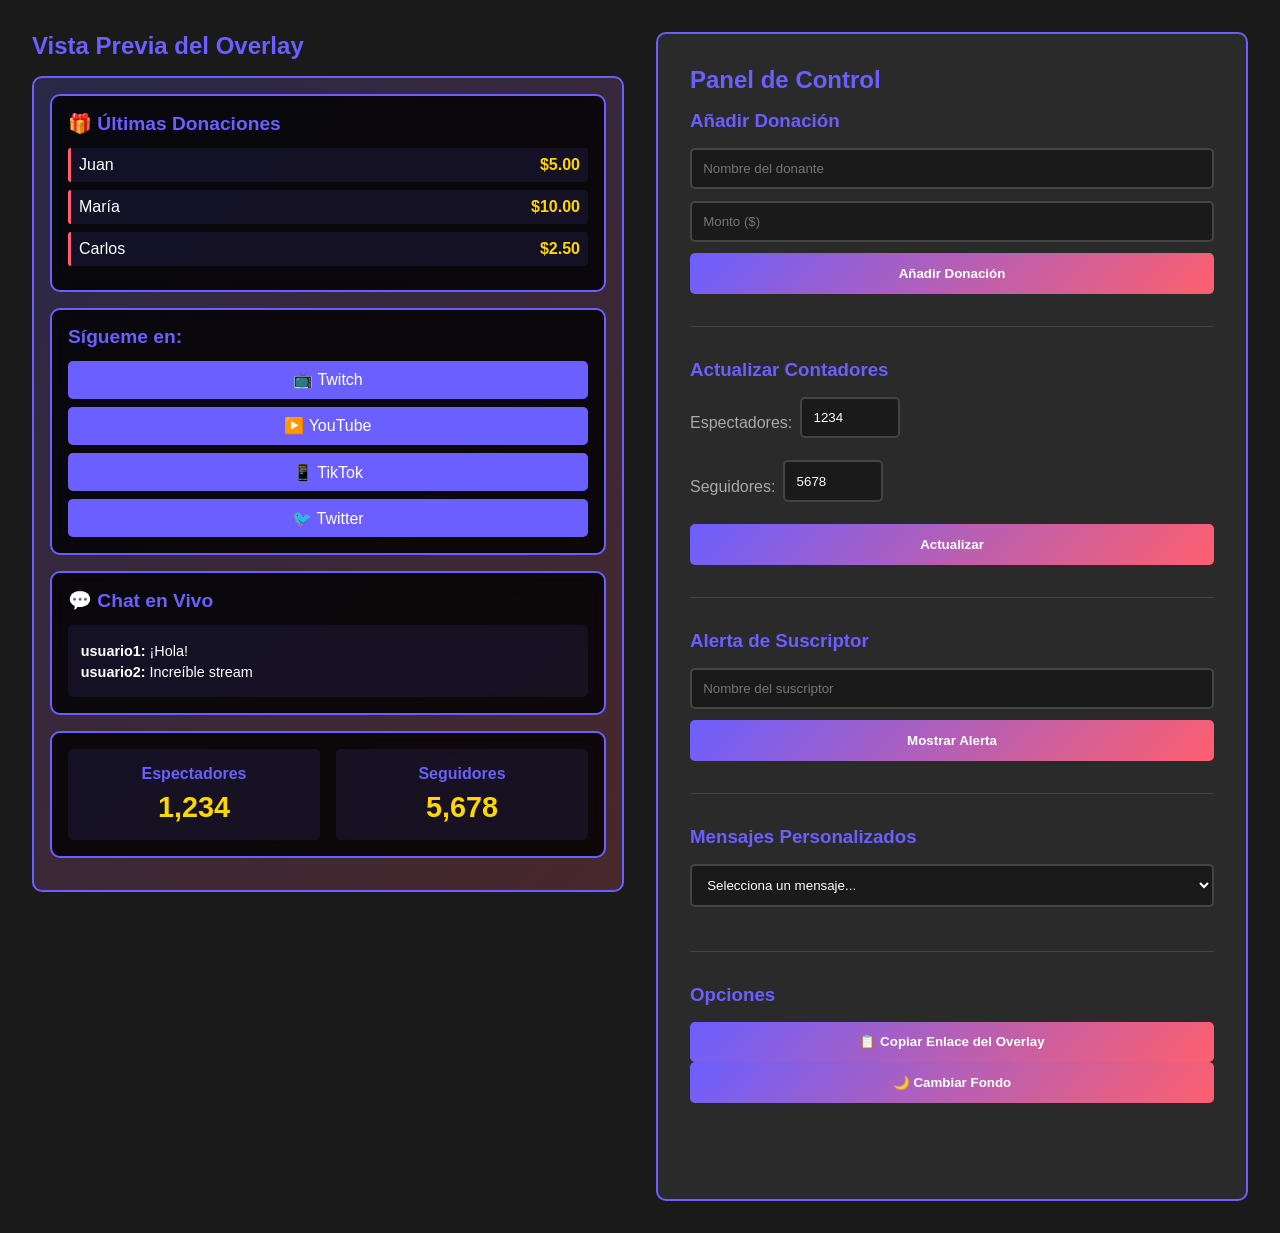
<file: PROTOTIPOS_SERVICIOS_DIGITALES/7_Overlay_Streamer/index.html>
<!DOCTYPE html>
<html lang="es">
<head>
    <meta charset="UTF-8">
    <meta name="viewport" content="width=device-width, initial-scale=1.0">
    <title>Overlay Streamer - Panel de Control</title>
    <link rel="stylesheet" href="style.css">
</head>
<body>
    <div class="streamer-overlay">
        <div class="preview-area">
            <h2>Vista Previa del Overlay</h2>
            
            <div class="overlay-preview">
                <div class="donaciones-box">
                    <h3>🎁 Últimas Donaciones</h3>
                    <div id="donaciones-lista">
                        <div class="donacion-item">
                            <span>Juan</span>
                            <span class="monto">$5.00</span>
                        </div>
                        <div class="donacion-item">
                            <span>María</span>
                            <span class="monto">$10.00</span>
                        </div>
                        <div class="donacion-item">
                            <span>Carlos</span>
                            <span class="monto">$2.50</span>
                        </div>
                    </div>
                </div>

                <div class="redes-sociales">
                    <h3>Sígueme en:</h3>
                    <div class="social-icons">
                        <a href="#">📺 Twitch</a>
                        <a href="#">▶️ YouTube</a>
                        <a href="#">📱 TikTok</a>
                        <a href="#">🐦 Twitter</a>
                    </div>
                </div>

                <div class="chat-widget">
                    <h3>💬 Chat en Vivo</h3>
                    <div class="chat-messages">
                        <p><strong>usuario1:</strong> ¡Hola!</p>
                        <p><strong>usuario2:</strong> Increíble stream</p>
                    </div>
                </div>

                <div class="contador-seguros">
                    <div class="contador">
                        <h4>Espectadores</h4>
                        <p id="viewers">1,234</p>
                    </div>
                    <div class="contador">
                        <h4>Seguidores</h4>
                        <p id="followers">5,678</p>
                    </div>
                </div>

                <div class="alerta-box" id="alerta-box" style="display:none;">
                    <h3>🎉 ¡ALERTA DE SUSCRIPTOR!</h3>
                    <p id="alerta-nombre"></p>
                </div>
            </div>
        </div>

        <div class="control-panel">
            <h2>Panel de Control</h2>
            
            <div class="control-seccion">
                <h3>Añadir Donación</h3>
                <input type="text" id="donor-name" placeholder="Nombre del donante">
                <input type="number" id="donor-amount" placeholder="Monto ($)">
                <button onclick="agregarDonacion()">Añadir Donación</button>
            </div>

            <div class="control-seccion">
                <h3>Actualizar Contadores</h3>
                <label>
                    Espectadores:
                    <input type="number" id="viewers-input" value="1234" style="width: 100px;">
                </label>
                <label>
                    Seguidores:
                    <input type="number" id="followers-input" value="5678" style="width: 100px;">
                </label>
                <button onclick="actualizarContadores()">Actualizar</button>
            </div>

            <div class="control-seccion">
                <h3>Alerta de Suscriptor</h3>
                <input type="text" id="suscriptor-nombre" placeholder="Nombre del suscriptor">
                <button onclick="mostrarAlerta()">Mostrar Alerta</button>
            </div>

            <div class="control-seccion">
                <h3>Mensajes Personalizados</h3>
                <select id="mensajes-select" onchange="aplicarMensaje()">
                    <option value="">Selecciona un mensaje...</option>
                    <option value="¡Sígueme en mis redes sociales!">Sígueme en redes</option>
                    <option value="No olvides activar las notificaciones">Activar notificaciones</option>
                    <option value="Únete a mi comunidad de Discord">Discord</option>
                </select>
            </div>

            <div class="control-seccion">
                <h3>Opciones</h3>
                <button onclick="copiarEnlace()">📋 Copiar Enlace del Overlay</button>
                <button onclick="alternarPantallaBg()">🌙 Cambiar Fondo</button>
            </div>
        </div>
    </div>

    <script src="script.js"></script>
</body>
</html>
</file>
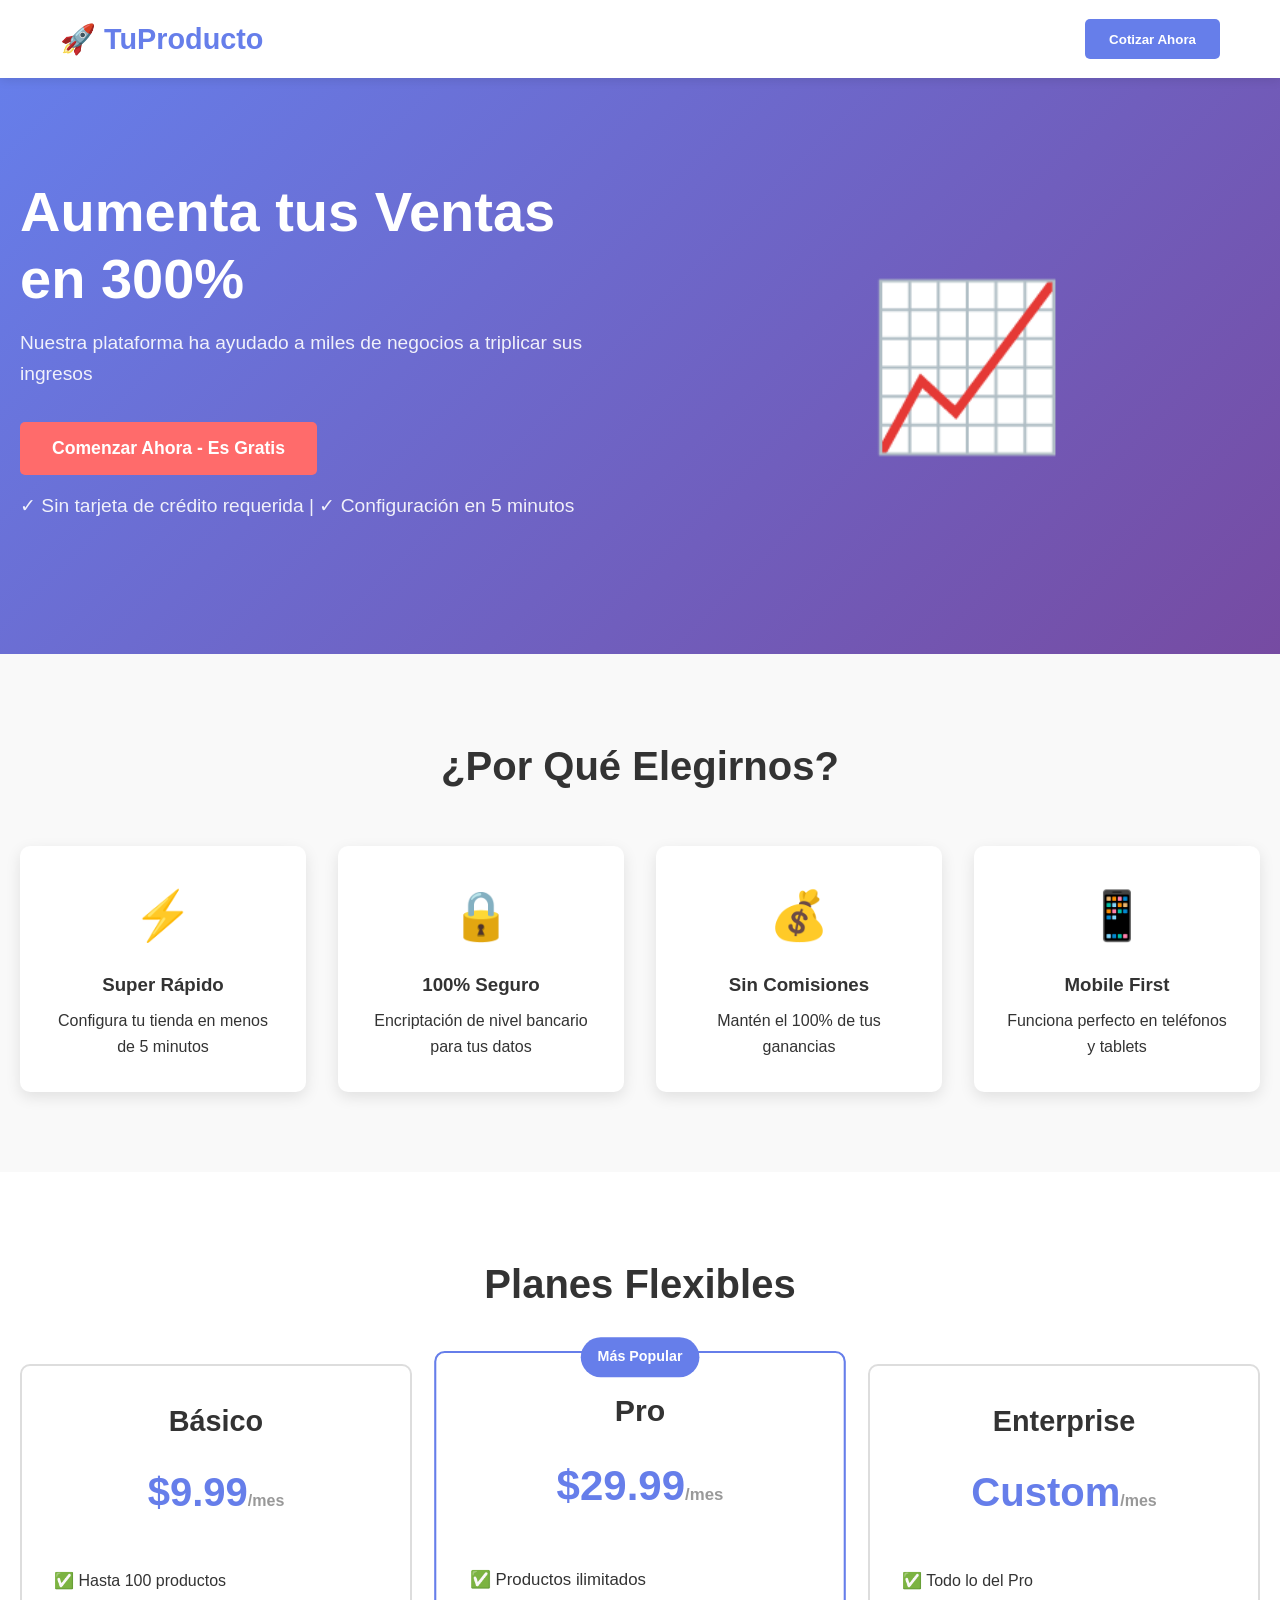
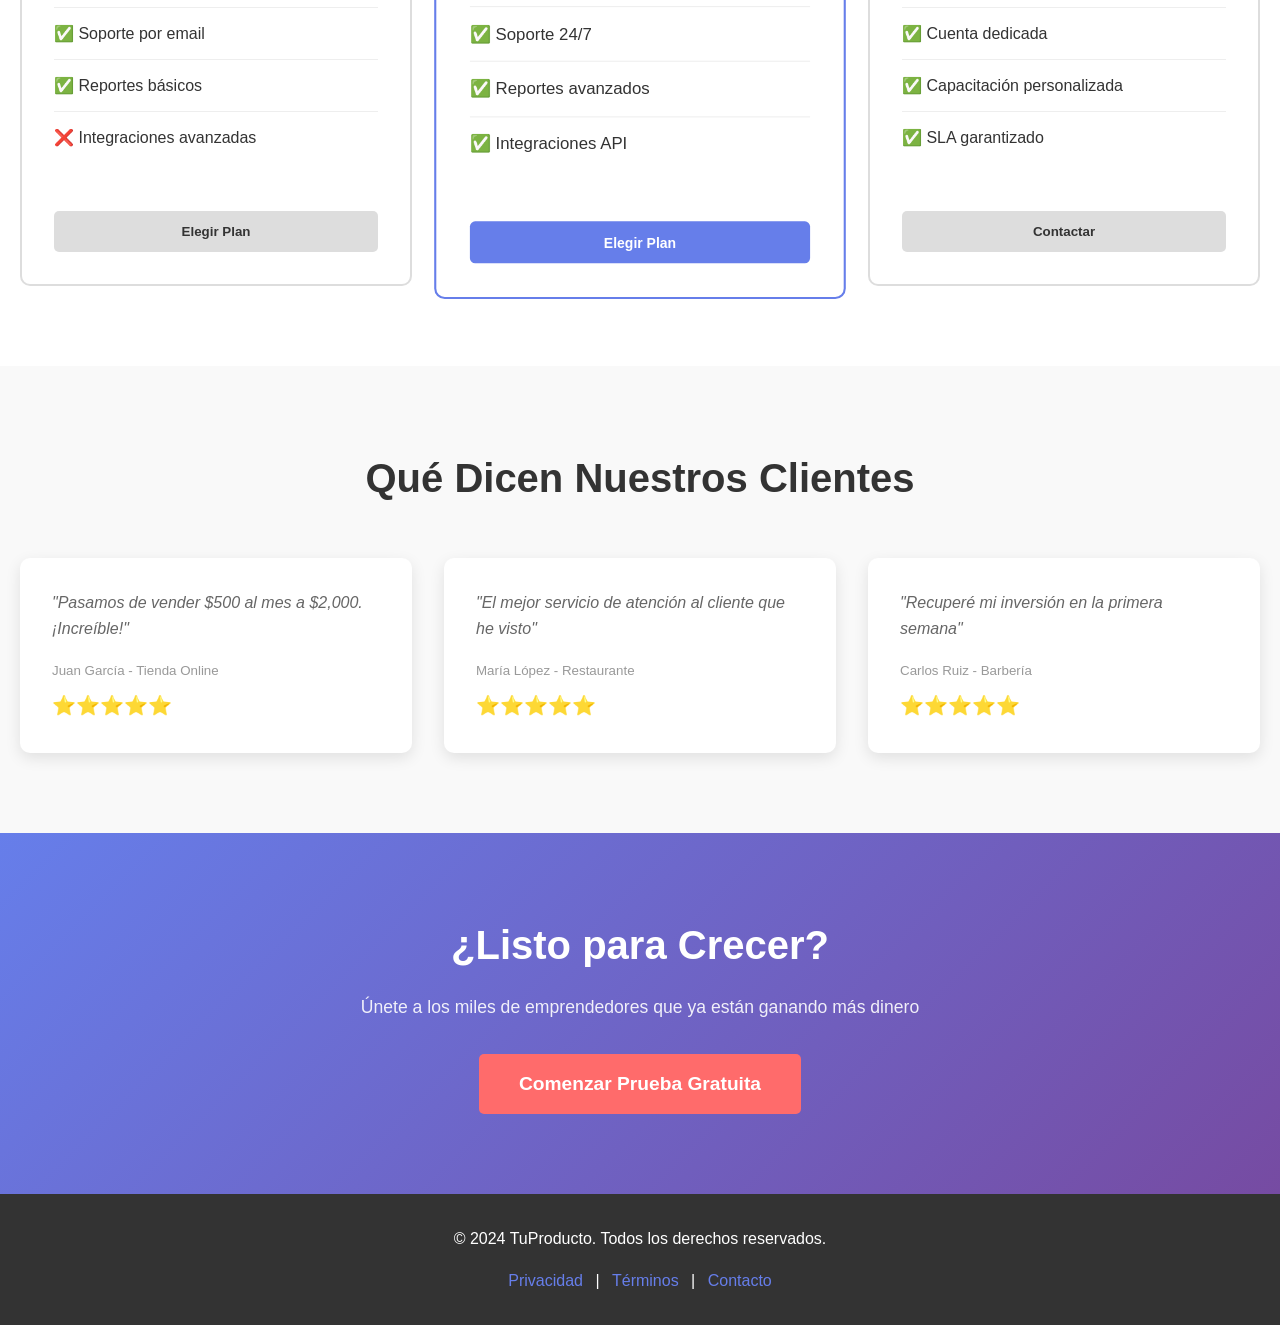
<file: PROTOTIPOS_SERVICIOS_DIGITALES/8_Landing_Page_Ventas/index.html>
<!DOCTYPE html>
<html lang="es">
<head>
    <meta charset="UTF-8">
    <meta name="viewport" content="width=device-width, initial-scale=1.0">
    <title>Landing Page - Aumenta tus Ventas Hoy</title>
    <link rel="stylesheet" href="style.css">
</head>
<body>
    <nav class="navbar">
        <div class="container">
            <div class="logo">🚀 TuProducto</div>
            <button class="btn-nav">Cotizar Ahora</button>
        </div>
    </nav>

    <section class="hero">
        <div class="hero-content">
            <h1>Aumenta tus Ventas en 300%</h1>
            <p>Nuestra plataforma ha ayudado a miles de negocios a triplicar sus ingresos</p>
            <button class="btn-cta">Comenzar Ahora - Es Gratis</button>
            <p class="sub-text">✓ Sin tarjeta de crédito requerida | ✓ Configuración en 5 minutos</p>
        </div>
        <div class="hero-image">
            <div class="graphic">📈</div>
        </div>
    </section>

    <section class="caracteristicas">
        <h2>¿Por Qué Elegirnos?</h2>
        <div class="features-grid">
            <div class="feature">
                <div class="feature-icon">⚡</div>
                <h3>Super Rápido</h3>
                <p>Configura tu tienda en menos de 5 minutos</p>
            </div>
            <div class="feature">
                <div class="feature-icon">🔒</div>
                <h3>100% Seguro</h3>
                <p>Encriptación de nivel bancario para tus datos</p>
            </div>
            <div class="feature">
                <div class="feature-icon">💰</div>
                <h3>Sin Comisiones</h3>
                <p>Mantén el 100% de tus ganancias</p>
            </div>
            <div class="feature">
                <div class="feature-icon">📱</div>
                <h3>Mobile First</h3>
                <p>Funciona perfecto en teléfonos y tablets</p>
            </div>
        </div>
    </section>

    <section class="precios">
        <h2>Planes Flexibles</h2>
        <div class="planes-grid">
            <div class="plan">
                <h3>Básico</h3>
                <p class="precio">$9.99<span>/mes</span></p>
                <ul>
                    <li>✅ Hasta 100 productos</li>
                    <li>✅ Soporte por email</li>
                    <li>✅ Reportes básicos</li>
                    <li>❌ Integraciones avanzadas</li>
                </ul>
                <button class="btn-plan">Elegir Plan</button>
            </div>
            <div class="plan destacado">
                <span class="badge">Más Popular</span>
                <h3>Pro</h3>
                <p class="precio">$29.99<span>/mes</span></p>
                <ul>
                    <li>✅ Productos ilimitados</li>
                    <li>✅ Soporte 24/7</li>
                    <li>✅ Reportes avanzados</li>
                    <li>✅ Integraciones API</li>
                </ul>
                <button class="btn-plan btn-plan-pro">Elegir Plan</button>
            </div>
            <div class="plan">
                <h3>Enterprise</h3>
                <p class="precio">Custom<span>/mes</span></p>
                <ul>
                    <li>✅ Todo lo del Pro</li>
                    <li>✅ Cuenta dedicada</li>
                    <li>✅ Capacitación personalizada</li>
                    <li>✅ SLA garantizado</li>
                </ul>
                <button class="btn-plan">Contactar</button>
            </div>
        </div>
    </section>

    <section class="testimonios">
        <h2>Qué Dicen Nuestros Clientes</h2>
        <div class="testimonios-grid">
            <div class="testimonio">
                <p>"Pasamos de vender $500 al mes a $2,000. ¡Increíble!"</p>
                <small>Juan García - Tienda Online</small>
                <div class="estrellas">⭐⭐⭐⭐⭐</div>
            </div>
            <div class="testimonio">
                <p>"El mejor servicio de atención al cliente que he visto"</p>
                <small>María López - Restaurante</small>
                <div class="estrellas">⭐⭐⭐⭐⭐</div>
            </div>
            <div class="testimonio">
                <p>"Recuperé mi inversión en la primera semana"</p>
                <small>Carlos Ruiz - Barbería</small>
                <div class="estrellas">⭐⭐⭐⭐⭐</div>
            </div>
        </div>
    </section>

    <section class="cta-final">
        <h2>¿Listo para Crecer?</h2>
        <p>Únete a los miles de emprendedores que ya están ganando más dinero</p>
        <button class="btn-cta-final">Comenzar Prueba Gratuita</button>
    </section>

    <footer>
        <p>&copy; 2024 TuProducto. Todos los derechos reservados.</p>
        <div class="footer-links">
            <a href="#">Privacidad</a> | <a href="#">Términos</a> | <a href="#">Contacto</a>
        </div>
    </footer>

    <script src="script.js"></script>
</body>
</html>
</file>
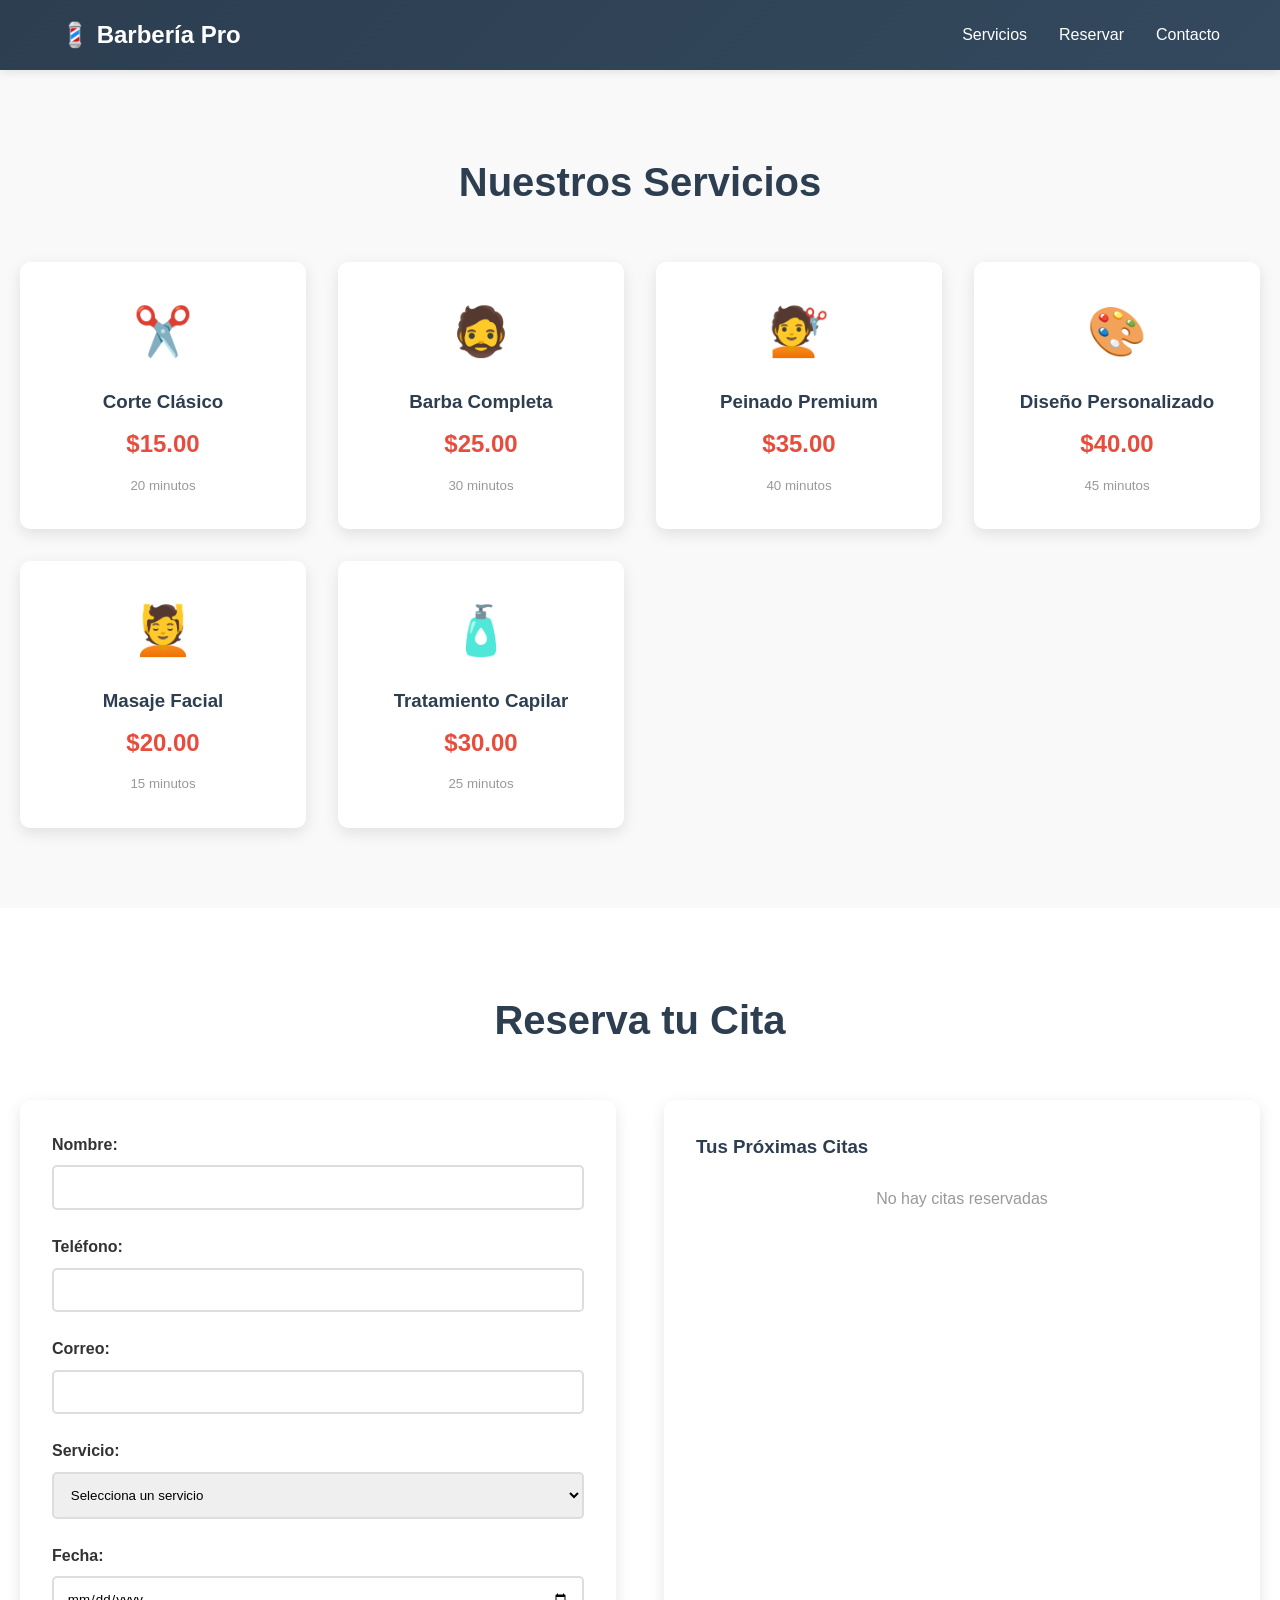
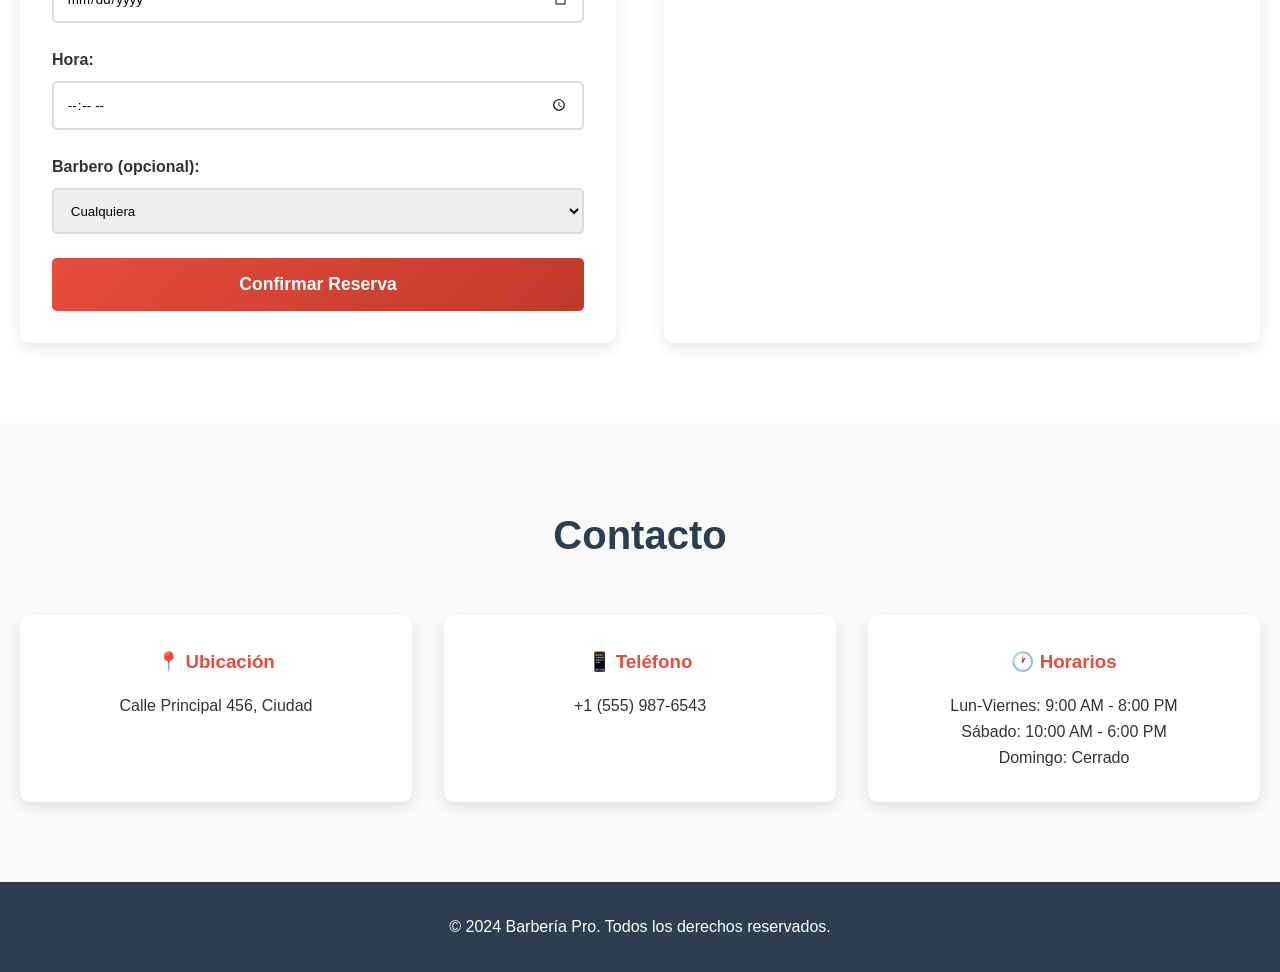
<file: PROTOTIPOS_SERVICIOS_DIGITALES/9_Barberia_Reservas/index.html>
<!DOCTYPE html>
<html lang="es">
<head>
    <meta charset="UTF-8">
    <meta name="viewport" content="width=device-width, initial-scale=1.0">
    <title>Barbería Pro - Sistema de Reservas</title>
    <link rel="stylesheet" href="style.css">
</head>
<body>
    <nav class="navbar">
        <div class="container">
            <div class="logo">💈 Barbería Pro</div>
            <div class="nav-links">
                <a href="#servicios">Servicios</a>
                <a href="#reservar">Reservar</a>
                <a href="#contacto">Contacto</a>
            </div>
        </div>
    </nav>

    <section id="servicios" class="servicios">
        <h1>Nuestros Servicios</h1>
        <div class="servicios-grid">
            <div class="servicio">
                <div class="servicio-icon">✂️</div>
                <h3>Corte Clásico</h3>
                <p>$15.00</p>
                <small>20 minutos</small>
            </div>
            <div class="servicio">
                <div class="servicio-icon">🧔</div>
                <h3>Barba Completa</h3>
                <p>$25.00</p>
                <small>30 minutos</small>
            </div>
            <div class="servicio">
                <div class="servicio-icon">💇</div>
                <h3>Peinado Premium</h3>
                <p>$35.00</p>
                <small>40 minutos</small>
            </div>
            <div class="servicio">
                <div class="servicio-icon">🎨</div>
                <h3>Diseño Personalizado</h3>
                <p>$40.00</p>
                <small>45 minutos</small>
            </div>
            <div class="servicio">
                <div class="servicio-icon">💆</div>
                <h3>Masaje Facial</h3>
                <p>$20.00</p>
                <small>15 minutos</small>
            </div>
            <div class="servicio">
                <div class="servicio-icon">🧴</div>
                <h3>Tratamiento Capilar</h3>
                <p>$30.00</p>
                <small>25 minutos</small>
            </div>
        </div>
    </section>

    <section id="reservar" class="reservar">
        <h2>Reserva tu Cita</h2>
        <div class="reserva-container">
            <form id="form-reserva" class="form-reserva">
                <div class="form-group">
                    <label>Nombre:</label>
                    <input type="text" required>
                </div>
                <div class="form-group">
                    <label>Teléfono:</label>
                    <input type="tel" required>
                </div>
                <div class="form-group">
                    <label>Correo:</label>
                    <input type="email" required>
                </div>
                <div class="form-group">
                    <label>Servicio:</label>
                    <select required>
                        <option>Selecciona un servicio</option>
                        <option>Corte Clásico - $15.00</option>
                        <option>Barba Completa - $25.00</option>
                        <option>Peinado Premium - $35.00</option>
                        <option>Diseño Personalizado - $40.00</option>
                        <option>Masaje Facial - $20.00</option>
                        <option>Tratamiento Capilar - $30.00</option>
                    </select>
                </div>
                <div class="form-group">
                    <label>Fecha:</label>
                    <input type="date" required>
                </div>
                <div class="form-group">
                    <label>Hora:</label>
                    <input type="time" required>
                </div>
                <div class="form-group">
                    <label>Barbero (opcional):</label>
                    <select>
                        <option>Cualquiera</option>
                        <option>Juan (⭐⭐⭐⭐⭐)</option>
                        <option>Carlos (⭐⭐⭐⭐⭐)</option>
                        <option>Miguel (⭐⭐⭐⭐⭐)</option>
                    </select>
                </div>
                <button type="submit" class="btn-reservar">Confirmar Reserva</button>
            </form>

            <div class="reservas-proximas">
                <h3>Tus Próximas Citas</h3>
                <div id="citas-list"></div>
            </div>
        </div>
    </section>

    <section id="contacto" class="contacto">
        <h2>Contacto</h2>
        <div class="contacto-info">
            <div>
                <h3>📍 Ubicación</h3>
                <p>Calle Principal 456, Ciudad</p>
            </div>
            <div>
                <h3>📱 Teléfono</h3>
                <p>+1 (555) 987-6543</p>
            </div>
            <div>
                <h3>🕐 Horarios</h3>
                <p>Lun-Viernes: 9:00 AM - 8:00 PM<br>Sábado: 10:00 AM - 6:00 PM<br>Domingo: Cerrado</p>
            </div>
        </div>
    </section>

    <footer>
        <p>&copy; 2024 Barbería Pro. Todos los derechos reservados.</p>
    </footer>

    <script src="script.js"></script>
</body>
</html>
</file>
<file: PROTOTIPOS_SERVICIOS_DIGITALES/10_Gimnasio_Membresias/style.css>
* {
    margin: 0;
    padding: 0;
    box-sizing: border-box;
}

body {
    font-family: 'Segoe UI', Tahoma, Geneva, Verdana, sans-serif;
    line-height: 1.6;
    color: #333;
}

.container {
    max-width: 1200px;
    margin: 0 auto;
    padding: 0 20px;
}

.navbar {
    background: linear-gradient(135deg, #1a1a2e 0%, #16213e 100%);
    color: white;
    padding: 1rem 0;
    position: sticky;
    top: 0;
    box-shadow: 0 2px 10px rgba(0,0,0,0.1);
}

.navbar .container {
    display: flex;
    justify-content: space-between;
    align-items: center;
}

.logo {
    font-size: 1.8rem;
    font-weight: bold;
}

.nav-links {
    display: flex;
    gap: 2rem;
}

.nav-links a {
    color: white;
    text-decoration: none;
    transition: opacity 0.3s;
}

.nav-links a:hover {
    opacity: 0.8;
}

.hero {
    background: linear-gradient(135deg, #e94560 0%, #ff6b6b 100%);
    color: white;
    padding: 100px 20px;
    text-align: center;
}

.hero h1 {
    font-size: 3rem;
    margin-bottom: 1rem;
}

.hero p {
    font-size: 1.3rem;
    margin-bottom: 2rem;
}

.btn-registro {
    background: white;
    color: #e94560;
    border: none;
    padding: 1rem 2rem;
    font-size: 1.1rem;
    border-radius: 5px;
    cursor: pointer;
    font-weight: bold;
    transition: all 0.3s;
}

.btn-registro:hover {
    transform: scale(1.05);
    box-shadow: 0 10px 25px rgba(0,0,0,0.2);
}

.clases {
    padding: 80px 20px;
    background: #f9f9f9;
}

.clases h2, .membresias h2, .entrenadores h2, .beneficios h2 {
    text-align: center;
    font-size: 2.5rem;
    margin-bottom: 3rem;
    color: #1a1a2e;
}

.clases-grid, .membresias-grid, .entrenadores-grid, .beneficios-grid {
    display: grid;
    grid-template-columns: repeat(auto-fit, minmax(250px, 1fr));
    gap: 2rem;
}

.clase, .beneficio {
    background: white;
    padding: 2rem;
    border-radius: 10px;
    text-align: center;
    box-shadow: 0 5px 15px rgba(0,0,0,0.1);
    transition: all 0.3s;
}

.clase:hover, .beneficio:hover {
    transform: translateY(-5px);
}

.clase-icon, .icon {
    font-size: 3rem;
    margin-bottom: 1rem;
}

.clase h3, .beneficio h3 {
    color: #1a1a2e;
    margin-bottom: 0.5rem;
}

.clase p, .beneficio p {
    color: #666;
}

.clase small {
    color: #999;
}

.membresias {
    padding: 80px 20px;
}

.membresia {
    background: white;
    padding: 2rem;
    border-radius: 10px;
    border: 2px solid #ddd;
    transition: all 0.3s;
    position: relative;
}

.membresia:hover {
    box-shadow: 0 10px 30px rgba(0,0,0,0.1);
}

.membresia.destacada {
    border: 2px solid #e94560;
    transform: scale(1.05);
}

.badge {
    position: absolute;
    top: -15px;
    left: 50%;
    transform: translateX(-50%);
    background: #e94560;
    color: white;
    padding: 0.5rem 1rem;
    border-radius: 20px;
    font-size: 0.85rem;
    font-weight: bold;
}

.membresia h3 {
    color: #1a1a2e;
    margin-bottom: 1rem;
    font-size: 1.8rem;
}

.precio {
    font-size: 2.5rem;
    color: #e94560;
    font-weight: bold;
    margin-bottom: 1rem;
}

.precio span {
    font-size: 1rem;
    color: #999;
}

.membresia ul {
    list-style: none;
    text-align: left;
    margin: 2rem 0;
}

.membresia li {
    padding: 0.8rem 0;
    border-bottom: 1px solid #eee;
    color: #666;
}

.btn-seleccionar {
    background: #e94560;
    color: white;
    border: none;
    padding: 0.8rem 2rem;
    border-radius: 5px;
    cursor: pointer;
    font-weight: bold;
    width: 100%;
    margin-top: 1rem;
    transition: all 0.3s;
}

.btn-seleccionar:hover {
    background: #d63450;
    transform: translateY(-2px);
}

.btn-premium {
    background: white;
    color: #e94560;
    border: 2px solid #e94560;
}

.btn-premium:hover {
    background: #e94560;
    color: white;
}

.entrenadores {
    padding: 80px 20px;
    background: #f9f9f9;
}

.entrenador {
    background: white;
    padding: 2rem;
    border-radius: 10px;
    text-align: center;
    box-shadow: 0 5px 15px rgba(0,0,0,0.1);
}

.avatar {
    font-size: 4rem;
    margin-bottom: 1rem;
}

.entrenador h3 {
    color: #1a1a2e;
    margin-bottom: 0.5rem;
}

.experiencia {
    color: #e94560;
    font-weight: bold;
    margin-top: 0.5rem;
}

.rating {
    margin-top: 1rem;
    font-size: 1.2rem;
}

.beneficios {
    padding: 80px 20px;
}

footer {
    background: #1a1a2e;
    color: white;
    text-align: center;
    padding: 2rem;
}

@media (max-width: 768px) {
    .membresia.destacada {
        transform: scale(1);
    }
    
    .hero h1 {
        font-size: 2rem;
    }
}
</file>
<file: PROTOTIPOS_SERVICIOS_DIGITALES/1_Pagina_Web_Restaurante/style.css>
* {
    margin: 0;
    padding: 0;
    box-sizing: border-box;
}

body {
    font-family: 'Segoe UI', Tahoma, Geneva, Verdana, sans-serif;
    line-height: 1.6;
    color: #333;
}

.container {
    max-width: 1200px;
    margin: 0 auto;
    padding: 0 20px;
}

/* Navbar */
.navbar {
    background: linear-gradient(135deg, #8B4513 0%, #D2691E 100%);
    color: white;
    padding: 1rem 0;
    position: sticky;
    top: 0;
    box-shadow: 0 2px 10px rgba(0,0,0,0.1);
}

.navbar .container {
    display: flex;
    justify-content: space-between;
    align-items: center;
}

.logo {
    font-size: 1.5rem;
    font-weight: bold;
}

.nav-links {
    display: flex;
    list-style: none;
    gap: 2rem;
}

.nav-links a {
    color: white;
    text-decoration: none;
    transition: opacity 0.3s;
}

.nav-links a:hover {
    opacity: 0.8;
}

/* Hero */
.hero {
    background: linear-gradient(135deg, #D2691E 0%, #A0522D 100%);
    color: white;
    padding: 100px 20px;
    text-align: center;
}

.hero-content h1 {
    font-size: 3rem;
    margin-bottom: 1rem;
}

.hero-content p {
    font-size: 1.3rem;
    margin-bottom: 2rem;
}

/* Buttons */
.btn-primary {
    background: #FF6B6B;
    color: white;
    border: none;
    padding: 12px 30px;
    font-size: 1rem;
    border-radius: 5px;
    cursor: pointer;
    transition: all 0.3s;
}

.btn-primary:hover {
    background: #FF5252;
    transform: translateY(-2px);
    box-shadow: 0 5px 15px rgba(0,0,0,0.2);
}

/* Menu */
.menu {
    padding: 80px 20px;
    background: #f9f9f9;
}

.menu h2 {
    text-align: center;
    font-size: 2.5rem;
    margin-bottom: 3rem;
    color: #8B4513;
}

.menu-grid {
    display: grid;
    grid-template-columns: repeat(auto-fit, minmax(250px, 1fr));
    gap: 2rem;
}

.menu-card {
    background: white;
    padding: 2rem;
    border-radius: 10px;
    text-align: center;
    box-shadow: 0 5px 15px rgba(0,0,0,0.1);
    transition: transform 0.3s;
}

.menu-card:hover {
    transform: translateY(-5px);
}

.menu-icon {
    font-size: 3rem;
    margin-bottom: 1rem;
}

.menu-card h3 {
    margin-bottom: 0.5rem;
    color: #8B4513;
}

.menu-card p {
    font-size: 1.3rem;
    color: #FF6B6B;
    font-weight: bold;
}

/* Reservas */
.reservas {
    padding: 80px 20px;
}

.reservas h2 {
    text-align: center;
    font-size: 2.5rem;
    margin-bottom: 2rem;
    color: #8B4513;
}

.form-reserva {
    max-width: 500px;
    margin: 0 auto;
    display: flex;
    flex-direction: column;
    gap: 1rem;
}

.form-reserva input {
    padding: 12px;
    border: 2px solid #ddd;
    border-radius: 5px;
    font-size: 1rem;
    transition: border-color 0.3s;
}

.form-reserva input:focus {
    outline: none;
    border-color: #FF6B6B;
}

/* Footer */
footer {
    background: #8B4513;
    color: white;
    padding: 2rem;
    text-align: center;
}

footer p {
    margin: 0.5rem 0;
}

@media (max-width: 768px) {
    .hero-content h1 {
        font-size: 2rem;
    }
    
    .nav-links {
        gap: 1rem;
    }
}
</file>
<file: PROTOTIPOS_SERVICIOS_DIGITALES/2_Tienda_Online/style.css>
* {
    margin: 0;
    padding: 0;
    box-sizing: border-box;
}

body {
    font-family: 'Segoe UI', Tahoma, Geneva, Verdana, sans-serif;
    background: #f5f5f5;
}

.container {
    max-width: 1200px;
    margin: 0 auto;
    padding: 0 20px;
}

.navbar {
    background: linear-gradient(135deg, #667eea 0%, #764ba2 100%);
    color: white;
    padding: 1rem 0;
    display: flex;
    justify-content: space-between;
    align-items: center;
    padding: 1rem 20px;
    position: sticky;
    top: 0;
    box-shadow: 0 2px 10px rgba(0,0,0,0.1);
}

.navbar .container {
    display: flex;
    justify-content: space-between;
    align-items: center;
    width: 100%;
}

.logo {
    font-size: 1.8rem;
    font-weight: bold;
}

.carrito-icon {
    font-size: 1.5rem;
    cursor: pointer;
    background: rgba(255,255,255,0.2);
    padding: 0.5rem 1rem;
    border-radius: 20px;
}

.productos {
    padding: 3rem 2rem;
}

.productos h1 {
    text-align: center;
    margin-bottom: 2rem;
    color: #333;
}

.filtros {
    display: flex;
    justify-content: center;
    gap: 1rem;
    margin-bottom: 2rem;
    flex-wrap: wrap;
}

.filtro-btn {
    padding: 0.7rem 1.5rem;
    border: 2px solid #ddd;
    background: white;
    border-radius: 20px;
    cursor: pointer;
    transition: all 0.3s;
}

.filtro-btn.active {
    background: #667eea;
    color: white;
    border-color: #667eea;
}

.filtro-btn:hover {
    border-color: #667eea;
}

.grid-productos {
    display: grid;
    grid-template-columns: repeat(auto-fill, minmax(250px, 1fr));
    gap: 2rem;
    margin-bottom: 3rem;
}

.producto {
    background: white;
    border-radius: 10px;
    padding: 1.5rem;
    text-align: center;
    box-shadow: 0 5px 15px rgba(0,0,0,0.1);
    transition: all 0.3s;
}

.producto:hover {
    transform: translateY(-5px);
    box-shadow: 0 10px 25px rgba(0,0,0,0.15);
}

.producto-imagen {
    font-size: 4rem;
    margin-bottom: 1rem;
}

.producto h3 {
    margin-bottom: 0.5rem;
    color: #333;
}

.precio {
    font-size: 1.5rem;
    color: #667eea;
    font-weight: bold;
    margin-bottom: 1rem;
}

.btn-agregar {
    background: #667eea;
    color: white;
    border: none;
    padding: 0.8rem 1.5rem;
    border-radius: 5px;
    cursor: pointer;
    transition: all 0.3s;
    width: 100%;
}

.btn-agregar:hover {
    background: #764ba2;
    transform: scale(1.05);
}

.carrito-section {
    background: white;
    padding: 2rem;
    margin: 2rem;
    border-radius: 10px;
    box-shadow: 0 5px 15px rgba(0,0,0,0.1);
}

.carrito-section h2 {
    margin-bottom: 1rem;
}

#carrito-items {
    min-height: 100px;
    margin-bottom: 1rem;
    border: 1px solid #eee;
    padding: 1rem;
    border-radius: 5px;
}

.carrito-item {
    display: flex;
    justify-content: space-between;
    padding: 0.5rem 0;
    border-bottom: 1px solid #eee;
}

.carrito-total {
    text-align: right;
    font-size: 1.3rem;
    font-weight: bold;
}

.btn-comprar {
    background: #28a745;
    color: white;
    border: none;
    padding: 1rem 2rem;
    border-radius: 5px;
    cursor: pointer;
    font-size: 1.1rem;
    margin-top: 1rem;
    width: 100%;
}

.btn-comprar:hover {
    background: #218838;
}

footer {
    background: #333;
    color: white;
    text-align: center;
    padding: 2rem;
}
</file>
<file: PROTOTIPOS_SERVICIOS_DIGITALES/3_Sistema_Pedidos_WhatsApp/style.css>
* {
    margin: 0;
    padding: 0;
    box-sizing: border-box;
}

body {
    font-family: 'Segoe UI', Tahoma, Geneva, Verdana, sans-serif;
    background: linear-gradient(135deg, #667eea 0%, #764ba2 100%);
    min-height: 100vh;
    padding: 2rem;
}

.container {
    max-width: 1000px;
    margin: 0 auto;
}

h1 {
    color: white;
    text-align: center;
    margin-bottom: 2rem;
    font-size: 2.5rem;
}

.pedidos-container {
    display: grid;
    grid-template-columns: 1fr 1fr;
    gap: 2rem;
}

.formulario-pedido, .historial {
    background: white;
    padding: 2rem;
    border-radius: 10px;
    box-shadow: 0 10px 30px rgba(0,0,0,0.2);
}

h2 {
    margin-bottom: 1.5rem;
    color: #333;
    border-bottom: 2px solid #667eea;
    padding-bottom: 0.5rem;
}

form {
    display: flex;
    flex-direction: column;
    gap: 1rem;
}

input[type="text"],
input[type="email"],
input[type="tel"],
textarea {
    padding: 0.8rem;
    border: 2px solid #ddd;
    border-radius: 5px;
    font-family: inherit;
    transition: border-color 0.3s;
}

input:focus,
textarea:focus {
    outline: none;
    border-color: #667eea;
}

textarea {
    resize: vertical;
    min-height: 80px;
}

.productos-lista {
    display: flex;
    flex-direction: column;
    gap: 0.7rem;
}

.productos-lista label {
    display: flex;
    align-items: center;
    cursor: pointer;
    transition: background 0.3s;
    padding: 0.5rem;
    border-radius: 5px;
}

.productos-lista label:hover {
    background: #f0f0f0;
}

.productos-lista input[type="checkbox"] {
    margin-right: 0.5rem;
    cursor: pointer;
}

.total {
    font-size: 1.3rem;
    font-weight: bold;
    color: #667eea;
    padding: 1rem;
    background: #f5f5f5;
    border-radius: 5px;
    text-align: right;
}

.btn-whatsapp {
    background: #25D366;
    color: white;
    border: none;
    padding: 1rem;
    border-radius: 5px;
    font-size: 1.1rem;
    cursor: pointer;
    font-weight: bold;
    transition: all 0.3s;
}

.btn-whatsapp:hover {
    background: #1fb854;
    transform: scale(1.05);
    box-shadow: 0 5px 15px rgba(37, 211, 102, 0.3);
}

#historial-pedidos {
    display: flex;
    flex-direction: column;
    gap: 1rem;
}

.pedido-item {
    background: #f5f5f5;
    padding: 1rem;
    border-left: 4px solid #667eea;
    border-radius: 5px;
}

.pedido-item strong {
    color: #333;
}

.pedido-item p {
    margin: 0.3rem 0;
    font-size: 0.9rem;
    color: #666;
}

@media (max-width: 768px) {
    .pedidos-container {
        grid-template-columns: 1fr;
    }
    
    h1 {
        font-size: 1.8rem;
    }
}
</file>
<file: PROTOTIPOS_SERVICIOS_DIGITALES/4_Bot_Automatizacion/style.css>
* {
    margin: 0;
    padding: 0;
    box-sizing: border-box;
}

body {
    font-family: 'Segoe UI', Tahoma, Geneva, Verdana, sans-serif;
    background: linear-gradient(135deg, #667eea 0%, #764ba2 100%);
    display: flex;
    justify-content: center;
    align-items: center;
    min-height: 100vh;
    padding: 20px;
}

.chat-container {
    width: 100%;
    max-width: 500px;
    background: white;
    border-radius: 10px;
    box-shadow: 0 10px 40px rgba(0,0,0,0.2);
    display: flex;
    flex-direction: column;
    height: 90vh;
    max-height: 800px;
}

.chat-header {
    background: linear-gradient(135deg, #667eea 0%, #764ba2 100%);
    color: white;
    padding: 1.5rem;
    text-align: center;
    font-size: 1.2rem;
    font-weight: bold;
    border-radius: 10px 10px 0 0;
}

.chat-messages {
    flex: 1;
    overflow-y: auto;
    padding: 1.5rem;
    display: flex;
    flex-direction: column;
    gap: 1rem;
}

.mensaje {
    padding: 1rem;
    border-radius: 10px;
    max-width: 80%;
    word-wrap: break-word;
}

.mensaje.usuario {
    align-self: flex-end;
    background: #667eea;
    color: white;
    border-radius: 10px 0 10px 10px;
}

.mensaje.bot {
    align-self: flex-start;
    background: #f0f0f0;
    color: #333;
    border-radius: 0 10px 10px 10px;
}

.mensaje p {
    margin: 0;
    line-height: 1.4;
}

.chat-input-area {
    display: flex;
    gap: 0.5rem;
    padding: 1rem;
    border-top: 1px solid #eee;
}

#chat-input {
    flex: 1;
    padding: 0.8rem;
    border: 2px solid #ddd;
    border-radius: 5px;
    font-size: 1rem;
    transition: border-color 0.3s;
}

#chat-input:focus {
    outline: none;
    border-color: #667eea;
}

#send-btn {
    background: #667eea;
    color: white;
    border: none;
    padding: 0.8rem 1.2rem;
    border-radius: 5px;
    cursor: pointer;
    font-size: 1.2rem;
    transition: all 0.3s;
}

#send-btn:hover {
    background: #764ba2;
    transform: scale(1.05);
}

.opciones-rapidas {
    display: grid;
    grid-template-columns: 1fr 1fr;
    gap: 0.5rem;
    padding: 0 1rem 1rem 1rem;
}

.opcion {
    background: #f5f5f5;
    border: 2px solid #ddd;
    padding: 0.7rem;
    border-radius: 5px;
    cursor: pointer;
    transition: all 0.3s;
    font-size: 0.9rem;
}

.opcion:hover {
    background: #667eea;
    color: white;
    border-color: #667eea;
}

@media (max-width: 600px) {
    .chat-container {
        border-radius: 0;
        height: 100vh;
        max-height: none;
    }
}
</file>
<file: PROTOTIPOS_SERVICIOS_DIGITALES/5_Minijuego_Interactivo/style.css>
* {
    margin: 0;
    padding: 0;
    box-sizing: border-box;
}

body {
    font-family: 'Arial', sans-serif;
    background: linear-gradient(135deg, #667eea 0%, #764ba2 100%);
    display: flex;
    justify-content: center;
    align-items: center;
    min-height: 100vh;
    padding: 20px;
}

.game-container {
    background: white;
    border-radius: 15px;
    padding: 2rem;
    max-width: 600px;
    box-shadow: 0 15px 35px rgba(0,0,0,0.2);
}

.game-header {
    text-align: center;
    margin-bottom: 2rem;
}

.game-header h1 {
    color: #333;
    margin-bottom: 1rem;
    font-size: 2rem;
}

.game-stats {
    display: flex;
    justify-content: space-around;
    background: #f5f5f5;
    padding: 1rem;
    border-radius: 10px;
    font-size: 1.1rem;
}

.game-stats span {
    color: #333;
}

.game-stats strong {
    color: #667eea;
    font-size: 1.3rem;
}

.game-area {
    background: linear-gradient(135deg, #e0e7ff 0%, #f0e7ff 100%);
    border-radius: 10px;
    height: 400px;
    position: relative;
    overflow: hidden;
    margin: 2rem 0;
    border: 3px solid #667eea;
}

.moneda {
    position: absolute;
    width: 40px;
    height: 40px;
    background: radial-gradient(circle at 30% 30%, #FFD700, #FFA500);
    border-radius: 50%;
    cursor: pointer;
    display: flex;
    align-items: center;
    justify-content: center;
    font-size: 1.5rem;
    box-shadow: 0 2px 10px rgba(0,0,0,0.2);
    transition: transform 0.1s;
    user-select: none;
}

.moneda:hover {
    transform: scale(1.2);
}

.canasta {
    position: absolute;
    bottom: 20px;
    left: 50%;
    transform: translateX(-50%);
    font-size: 3rem;
    cursor: move;
    user-select: none;
}

.game-controls {
    text-align: center;
    margin: 2rem 0;
}

.btn-start, .btn-restart {
    background: linear-gradient(135deg, #667eea 0%, #764ba2 100%);
    color: white;
    border: none;
    padding: 1rem 2rem;
    font-size: 1.1rem;
    border-radius: 10px;
    cursor: pointer;
    transition: all 0.3s;
    font-weight: bold;
}

.btn-start:hover, .btn-restart:hover {
    transform: translateY(-2px);
    box-shadow: 0 5px 20px rgba(102, 126, 234, 0.4);
}

.btn-start:active, .btn-restart:active {
    transform: translateY(0);
}

#game-message {
    margin-top: 1rem;
    font-size: 1.2rem;
    font-weight: bold;
    color: #667eea;
    min-height: 30px;
}

.leaderboard {
    background: #f5f5f5;
    padding: 1.5rem;
    border-radius: 10px;
}

.leaderboard h3 {
    margin-bottom: 1rem;
    color: #333;
}

#leaderboard-list {
    padding-left: 2rem;
}

#leaderboard-list li {
    margin: 0.5rem 0;
    color: #666;
}

#leaderboard-list li strong {
    color: #667eea;
}

@media (max-width: 600px) {
    .game-area {
        height: 300px;
    }
    
    .moneda {
        width: 35px;
        height: 35px;
    }
}
</file>
<file: PROTOTIPOS_SERVICIOS_DIGITALES/6_Panel_Administrativo/style.css>
* {
    margin: 0;
    padding: 0;
    box-sizing: border-box;
}

body {
    font-family: 'Segoe UI', Tahoma, Geneva, Verdana, sans-serif;
    background: #f5f7fa;
}

.dashboard {
    display: grid;
    grid-template-columns: 250px 1fr;
    min-height: 100vh;
}

/* Sidebar */
.sidebar {
    background: linear-gradient(135deg, #2c3e50 0%, #34495e 100%);
    color: white;
    padding: 2rem 1rem;
    position: fixed;
    height: 100vh;
    overflow-y: auto;
    width: 250px;
}

.logo {
    font-size: 1.5rem;
    font-weight: bold;
    margin-bottom: 2rem;
    padding-bottom: 1rem;
    border-bottom: 1px solid rgba(255,255,255,0.2);
}

.menu {
    display: flex;
    flex-direction: column;
    gap: 0.5rem;
}

.menu-item {
    background: transparent;
    color: white;
    border: none;
    padding: 0.8rem 1rem;
    text-align: left;
    cursor: pointer;
    border-radius: 5px;
    transition: all 0.3s;
    font-size: 0.95rem;
}

.menu-item:hover {
    background: rgba(255,255,255,0.1);
}

.menu-item.active {
    background: linear-gradient(135deg, #667eea 0%, #764ba2 100%);
}

/* Contenido Principal */
.contenido {
    margin-left: 250px;
}

.topbar {
    background: white;
    padding: 1.5rem;
    box-shadow: 0 2px 10px rgba(0,0,0,0.05);
    display: flex;
    justify-content: space-between;
    align-items: center;
}

.topbar h1 {
    color: #2c3e50;
}

.user-info {
    color: #666;
}

/* Secciones */
.seccion {
    padding: 2rem;
    display: none;
}

.seccion.active {
    display: block;
    animation: fadeIn 0.3s;
}

@keyframes fadeIn {
    from { opacity: 0; }
    to { opacity: 1; }
}

/* Cards */
.cards-container {
    display: grid;
    grid-template-columns: repeat(auto-fit, minmax(250px, 1fr));
    gap: 2rem;
    margin-bottom: 3rem;
}

.card {
    background: white;
    padding: 2rem;
    border-radius: 10px;
    box-shadow: 0 5px 15px rgba(0,0,0,0.08);
    text-align: center;
    transition: transform 0.3s;
}

.card:hover {
    transform: translateY(-5px);
}

.card-icon {
    font-size: 3rem;
    margin-bottom: 1rem;
}

.card h3 {
    color: #666;
    margin-bottom: 0.5rem;
}

.numero {
    font-size: 2rem;
    font-weight: bold;
    color: #667eea;
    margin: 0.5rem 0;
}

.card small {
    color: #999;
}

/* Gráfico */
.chart-container {
    background: white;
    padding: 2rem;
    border-radius: 10px;
    box-shadow: 0 5px 15px rgba(0,0,0,0.08);
}

.chart {
    display: flex;
    align-items: flex-end;
    gap: 1rem;
    height: 200px;
    margin-top: 1rem;
}

.bar {
    flex: 1;
    background: linear-gradient(135deg, #667eea 0%, #764ba2 100%);
    border-radius: 5px 5px 0 0;
    transition: height 0.3s;
}

.bar:hover {
    opacity: 0.8;
}

/* Tabla */
.tabla {
    width: 100%;
    background: white;
    border-collapse: collapse;
    border-radius: 10px;
    overflow: hidden;
    box-shadow: 0 5px 15px rgba(0,0,0,0.08);
    margin-top: 1rem;
}

.tabla thead {
    background: #f8f9fa;
    border-bottom: 2px solid #eee;
}

.tabla th {
    padding: 1rem;
    text-align: left;
    color: #333;
    font-weight: 600;
}

.tabla td {
    padding: 1rem;
    border-bottom: 1px solid #eee;
}

.tabla tbody tr:hover {
    background: #f8f9fa;
}

.badge {
    display: inline-block;
    padding: 0.4rem 0.8rem;
    border-radius: 20px;
    font-size: 0.85rem;
    font-weight: 600;
}

.badge.activo {
    background: #d4edda;
    color: #155724;
}

.badge.inactivo {
    background: #f8d7da;
    color: #721c24;
}

.badge.entregado {
    background: #cfe2ff;
    color: #084298;
}

.badge.pendiente {
    background: #fff3cd;
    color: #664d03;
}

.btn-small {
    background: #667eea;
    color: white;
    border: none;
    padding: 0.5rem 1rem;
    border-radius: 5px;
    cursor: pointer;
    transition: background 0.3s;
}

.btn-small:hover {
    background: #764ba2;
}

/* Stats */
.stats-grid {
    display: grid;
    grid-template-columns: repeat(auto-fit, minmax(200px, 1fr));
    gap: 2rem;
    margin-top: 1rem;
}

.stat-box {
    background: white;
    padding: 2rem;
    border-radius: 10px;
    box-shadow: 0 5px 15px rgba(0,0,0,0.08);
    text-align: center;
}

.stat-box h4 {
    color: #666;
    margin-bottom: 1rem;
}

.stat-value {
    font-size: 2rem;
    font-weight: bold;
    color: #667eea;
}

.btn-descarga, .btn-guardar {
    background: #667eea;
    color: white;
    border: none;
    padding: 0.8rem 1.5rem;
    border-radius: 5px;
    cursor: pointer;
    margin-right: 1rem;
    margin-top: 1rem;
    transition: all 0.3s;
}

.btn-descarga:hover, .btn-guardar:hover {
    background: #764ba2;
    transform: translateY(-2px);
}

.form-config {
    background: white;
    padding: 2rem;
    border-radius: 10px;
    max-width: 500px;
}

.form-config label {
    display: flex;
    flex-direction: column;
    margin-bottom: 1.5rem;
}

.form-config span {
    margin-bottom: 0.5rem;
    color: #333;
    font-weight: 600;
}

.form-config input {
    padding: 0.8rem;
    border: 2px solid #ddd;
    border-radius: 5px;
    font-family: inherit;
}

.form-config input:focus {
    outline: none;
    border-color: #667eea;
}

@media (max-width: 768px) {
    .dashboard {
        grid-template-columns: 1fr;
    }

    .sidebar {
        width: 100%;
        height: auto;
        position: relative;
        display: grid;
        grid-template-columns: auto 1fr;
    }

    .contenido {
        margin-left: 0;
    }
}
</file>
<file: PROTOTIPOS_SERVICIOS_DIGITALES/7_Overlay_Streamer/style.css>
* {
    margin: 0;
    padding: 0;
    box-sizing: border-box;
}

body {
    font-family: 'Arial', sans-serif;
    background: #1a1a1a;
    color: #fff;
}

.streamer-overlay {
    display: grid;
    grid-template-columns: 1fr 1fr;
    gap: 2rem;
    padding: 2rem;
    max-width: 1400px;
    margin: 0 auto;
}

.preview-area h2, .control-panel h2 {
    margin-bottom: 1rem;
    color: #6B5FFF;
    font-size: 1.5rem;
}

/* Preview Area */
.overlay-preview {
    background: linear-gradient(135deg, rgba(107, 95, 255, 0.2), rgba(255, 95, 109, 0.2));
    border: 2px solid #6B5FFF;
    border-radius: 10px;
    padding: 1rem;
    min-height: 600px;
    position: relative;
    overflow: hidden;
}

.donaciones-box, .redes-sociales, .chat-widget, .contador-seguros, .alerta-box {
    background: rgba(0, 0, 0, 0.8);
    border: 2px solid #6B5FFF;
    border-radius: 10px;
    padding: 1rem;
    margin-bottom: 1rem;
    backdrop-filter: blur(10px);
}

.donaciones-box h3, .redes-sociales h3, .chat-widget h3, .alerta-box h3 {
    color: #6B5FFF;
    margin-bottom: 0.8rem;
    font-size: 1.2rem;
}

.donacion-item {
    display: flex;
    justify-content: space-between;
    padding: 0.5rem;
    background: rgba(107, 95, 255, 0.1);
    border-left: 3px solid #FF5F6D;
    margin-bottom: 0.5rem;
    border-radius: 3px;
    animation: slideIn 0.3s ease;
}

@keyframes slideIn {
    from {
        opacity: 0;
        transform: translateX(-20px);
    }
    to {
        opacity: 1;
        transform: translateX(0);
    }
}

.monto {
    color: #FFD700;
    font-weight: bold;
}

.social-icons {
    display: flex;
    flex-direction: column;
    gap: 0.5rem;
}

.social-icons a {
    background: #6B5FFF;
    color: white;
    text-decoration: none;
    padding: 0.6rem;
    border-radius: 5px;
    transition: all 0.3s;
    text-align: center;
}

.social-icons a:hover {
    background: #FF5F6D;
    transform: scale(1.05);
}

.chat-messages {
    background: rgba(107, 95, 255, 0.1);
    padding: 0.8rem;
    border-radius: 5px;
    max-height: 100px;
    overflow-y: auto;
}

.chat-messages p {
    margin: 0.3rem 0;
    font-size: 0.9rem;
}

.contador-seguros {
    display: grid;
    grid-template-columns: 1fr 1fr;
    gap: 1rem;
}

.contador {
    background: rgba(107, 95, 255, 0.1);
    padding: 1rem;
    border-radius: 5px;
    text-align: center;
}

.contador h4 {
    color: #6B5FFF;
    margin-bottom: 0.5rem;
}

.contador p {
    font-size: 1.8rem;
    font-weight: bold;
    color: #FFD700;
}

.alerta-box {
    background: linear-gradient(135deg, #FF5F6D 0%, #6B5FFF 100%);
    text-align: center;
    padding: 2rem;
    animation: pulse 0.5s ease;
}

@keyframes pulse {
    0% {
        transform: scale(0.8);
        opacity: 0;
    }
    50% {
        transform: scale(1.05);
    }
    100% {
        transform: scale(1);
        opacity: 1;
    }
}

.alerta-box h3 {
    color: white;
    font-size: 1.8rem;
    margin-bottom: 0.5rem;
    text-shadow: 0 0 10px rgba(0, 0, 0, 0.5);
}

.alerta-box p {
    font-size: 1.3rem;
    font-weight: bold;
    color: white;
}

/* Control Panel */
.control-panel {
    background: #2a2a2a;
    padding: 2rem;
    border-radius: 10px;
    border: 2px solid #6B5FFF;
}

.control-seccion {
    margin-bottom: 2rem;
    padding-bottom: 2rem;
    border-bottom: 1px solid #444;
}

.control-seccion:last-child {
    border-bottom: none;
}

.control-seccion h3 {
    color: #6B5FFF;
    margin-bottom: 1rem;
}

.control-seccion input,
.control-seccion select {
    width: 100%;
    padding: 0.7rem;
    margin-bottom: 0.7rem;
    background: #1a1a1a;
    border: 2px solid #444;
    color: white;
    border-radius: 5px;
    font-family: inherit;
}

.control-seccion input:focus,
.control-seccion select:focus {
    outline: none;
    border-color: #6B5FFF;
}

.control-seccion label {
    display: flex;
    align-items: center;
    gap: 0.5rem;
    margin-bottom: 0.7rem;
    color: #aaa;
}

.control-seccion button {
    background: linear-gradient(135deg, #6B5FFF 0%, #FF5F6D 100%);
    color: white;
    border: none;
    padding: 0.8rem;
    border-radius: 5px;
    cursor: pointer;
    width: 100%;
    font-weight: bold;
    transition: all 0.3s;
}

.control-seccion button:hover {
    transform: translateY(-2px);
    box-shadow: 0 5px 15px rgba(107, 95, 255, 0.4);
}

@media (max-width: 768px) {
    .streamer-overlay {
        grid-template-columns: 1fr;
    }
}
</file>
<file: PROTOTIPOS_SERVICIOS_DIGITALES/8_Landing_Page_Ventas/style.css>
* {
    margin: 0;
    padding: 0;
    box-sizing: border-box;
}

body {
    font-family: 'Segoe UI', Tahoma, Geneva, Verdana, sans-serif;
    line-height: 1.6;
    color: #333;
}

.container {
    max-width: 1200px;
    margin: 0 auto;
    padding: 0 20px;
}

/* Navbar */
.navbar {
    background: white;
    padding: 1rem 0;
    box-shadow: 0 2px 10px rgba(0,0,0,0.1);
    position: sticky;
    top: 0;
    z-index: 100;
}

.navbar .container {
    display: flex;
    justify-content: space-between;
    align-items: center;
}

.logo {
    font-size: 1.8rem;
    font-weight: bold;
    color: #667eea;
}

.btn-nav {
    background: #667eea;
    color: white;
    border: none;
    padding: 0.8rem 1.5rem;
    border-radius: 5px;
    cursor: pointer;
    font-weight: bold;
}

/* Hero */
.hero {
    background: linear-gradient(135deg, #667eea 0%, #764ba2 100%);
    color: white;
    padding: 100px 20px;
    display: grid;
    grid-template-columns: 1fr 1fr;
    gap: 4rem;
    align-items: center;
}

.hero-content h1 {
    font-size: 3.5rem;
    margin-bottom: 1rem;
    line-height: 1.2;
}

.hero-content p {
    font-size: 1.2rem;
    margin-bottom: 2rem;
    opacity: 0.9;
}

.btn-cta {
    background: #FF6B6B;
    color: white;
    border: none;
    padding: 1rem 2rem;
    font-size: 1.1rem;
    border-radius: 5px;
    cursor: pointer;
    font-weight: bold;
    transition: all 0.3s;
    display: inline-block;
}

.btn-cta:hover {
    background: #FF5252;
    transform: translateY(-3px);
    box-shadow: 0 10px 25px rgba(0,0,0,0.2);
}

.sub-text {
    margin-top: 1rem;
    font-size: 0.9rem;
    opacity: 0.8;
}

.graphic {
    font-size: 10rem;
    text-align: center;
    animation: float 3s ease-in-out infinite;
}

@keyframes float {
    0%, 100% { transform: translateY(0); }
    50% { transform: translateY(-30px); }
}

/* Características */
.caracteristicas {
    padding: 80px 20px;
    background: #f9f9f9;
}

.caracteristicas h2 {
    text-align: center;
    font-size: 2.5rem;
    margin-bottom: 3rem;
    color: #333;
}

.features-grid {
    display: grid;
    grid-template-columns: repeat(auto-fit, minmax(250px, 1fr));
    gap: 2rem;
}

.feature {
    background: white;
    padding: 2rem;
    border-radius: 10px;
    text-align: center;
    box-shadow: 0 5px 15px rgba(0,0,0,0.1);
    transition: transform 0.3s;
}

.feature:hover {
    transform: translateY(-5px);
}

.feature-icon {
    font-size: 3rem;
    margin-bottom: 1rem;
}

.feature h3 {
    margin-bottom: 0.5rem;
    color: #333;
}

/* Precios */
.precios {
    padding: 80px 20px;
}

.precios h2 {
    text-align: center;
    font-size: 2.5rem;
    margin-bottom: 3rem;
}

.planes-grid {
    display: grid;
    grid-template-columns: repeat(auto-fit, minmax(300px, 1fr));
    gap: 2rem;
}

.plan {
    background: white;
    padding: 2rem;
    border-radius: 10px;
    border: 2px solid #ddd;
    text-align: center;
    transition: all 0.3s;
    position: relative;
}

.plan:hover {
    box-shadow: 0 10px 30px rgba(0,0,0,0.1);
}

.plan.destacado {
    border: 2px solid #667eea;
    transform: scale(1.05);
}

.badge {
    position: absolute;
    top: -15px;
    left: 50%;
    transform: translateX(-50%);
    background: #667eea;
    color: white;
    padding: 0.5rem 1rem;
    border-radius: 20px;
    font-size: 0.85rem;
    font-weight: bold;
}

.plan h3 {
    margin-bottom: 1rem;
    color: #333;
    font-size: 1.8rem;
}

.precio {
    font-size: 2.5rem;
    color: #667eea;
    font-weight: bold;
    margin-bottom: 1rem;
}

.precio span {
    font-size: 1rem;
    color: #999;
}

.plan ul {
    list-style: none;
    text-align: left;
    margin: 2rem 0;
}

.plan li {
    padding: 0.8rem 0;
    border-bottom: 1px solid #eee;
}

.plan li:last-child {
    border-bottom: none;
}

.btn-plan {
    background: #ddd;
    color: #333;
    border: none;
    padding: 0.8rem 2rem;
    border-radius: 5px;
    cursor: pointer;
    font-weight: bold;
    width: 100%;
    transition: all 0.3s;
    margin-top: 1rem;
}

.btn-plan:hover {
    background: #667eea;
    color: white;
}

.btn-plan-pro {
    background: #667eea;
    color: white;
}

.btn-plan-pro:hover {
    background: #764ba2;
}

/* Testimonios */
.testimonios {
    padding: 80px 20px;
    background: #f9f9f9;
}

.testimonios h2 {
    text-align: center;
    font-size: 2.5rem;
    margin-bottom: 3rem;
}

.testimonios-grid {
    display: grid;
    grid-template-columns: repeat(auto-fit, minmax(300px, 1fr));
    gap: 2rem;
}

.testimonio {
    background: white;
    padding: 2rem;
    border-radius: 10px;
    box-shadow: 0 5px 15px rgba(0,0,0,0.1);
}

.testimonio p {
    font-style: italic;
    margin-bottom: 1rem;
    color: #666;
}

.testimonio small {
    color: #999;
}

.estrellas {
    margin-top: 0.5rem;
    font-size: 1.2rem;
}

/* CTA Final */
.cta-final {
    background: linear-gradient(135deg, #667eea 0%, #764ba2 100%);
    color: white;
    padding: 80px 20px;
    text-align: center;
}

.cta-final h2 {
    font-size: 2.5rem;
    margin-bottom: 1rem;
}

.cta-final p {
    font-size: 1.1rem;
    margin-bottom: 2rem;
    opacity: 0.9;
}

.btn-cta-final {
    background: #FF6B6B;
    color: white;
    border: none;
    padding: 1.2rem 2.5rem;
    font-size: 1.2rem;
    border-radius: 5px;
    cursor: pointer;
    font-weight: bold;
    transition: all 0.3s;
}

.btn-cta-final:hover {
    background: #FF5252;
    transform: scale(1.05);
}

/* Footer */
footer {
    background: #333;
    color: white;
    text-align: center;
    padding: 2rem;
}

.footer-links {
    margin-top: 1rem;
}

.footer-links a {
    color: #667eea;
    text-decoration: none;
    margin: 0 0.5rem;
}

@media (max-width: 768px) {
    .hero {
        grid-template-columns: 1fr;
    }
    
    .hero-content h1 {
        font-size: 2rem;
    }
    
    .plan.destacado {
        transform: scale(1);
    }
}
</file>
<file: PROTOTIPOS_SERVICIOS_DIGITALES/9_Barberia_Reservas/style.css>
* {
    margin: 0;
    padding: 0;
    box-sizing: border-box;
}

body {
    font-family: 'Segoe UI', Tahoma, Geneva, Verdana, sans-serif;
    line-height: 1.6;
    color: #333;
}

.container {
    max-width: 1200px;
    margin: 0 auto;
    padding: 0 20px;
}

.navbar {
    background: linear-gradient(135deg, #2c3e50 0%, #34495e 100%);
    color: white;
    padding: 1rem 0;
    position: sticky;
    top: 0;
    box-shadow: 0 2px 10px rgba(0,0,0,0.1);
}

.navbar .container {
    display: flex;
    justify-content: space-between;
    align-items: center;
}

.logo {
    font-size: 1.5rem;
    font-weight: bold;
}

.nav-links {
    display: flex;
    gap: 2rem;
}

.nav-links a {
    color: white;
    text-decoration: none;
    transition: opacity 0.3s;
}

.nav-links a:hover {
    opacity: 0.8;
}

.servicios {
    padding: 80px 20px;
    background: #f9f9f9;
}

.servicios h1 {
    text-align: center;
    font-size: 2.5rem;
    margin-bottom: 3rem;
    color: #2c3e50;
}

.servicios-grid {
    display: grid;
    grid-template-columns: repeat(auto-fit, minmax(250px, 1fr));
    gap: 2rem;
}

.servicio {
    background: white;
    padding: 2rem;
    border-radius: 10px;
    text-align: center;
    box-shadow: 0 5px 15px rgba(0,0,0,0.1);
    transition: all 0.3s;
}

.servicio:hover {
    transform: translateY(-5px);
    box-shadow: 0 10px 25px rgba(0,0,0,0.15);
}

.servicio-icon {
    font-size: 3rem;
    margin-bottom: 1rem;
}

.servicio h3 {
    color: #2c3e50;
    margin-bottom: 0.5rem;
}

.servicio p {
    font-size: 1.5rem;
    color: #e74c3c;
    font-weight: bold;
    margin-bottom: 0.5rem;
}

.servicio small {
    color: #999;
}

.reservar {
    padding: 80px 20px;
}

.reservar h2 {
    text-align: center;
    font-size: 2.5rem;
    margin-bottom: 3rem;
    color: #2c3e50;
}

.reserva-container {
    display: grid;
    grid-template-columns: 1fr 1fr;
    gap: 3rem;
}

.form-reserva {
    background: white;
    padding: 2rem;
    border-radius: 10px;
    box-shadow: 0 5px 15px rgba(0,0,0,0.1);
}

.form-group {
    margin-bottom: 1.5rem;
}

.form-group label {
    display: block;
    margin-bottom: 0.5rem;
    color: #333;
    font-weight: 600;
}

.form-group input,
.form-group select {
    width: 100%;
    padding: 0.8rem;
    border: 2px solid #ddd;
    border-radius: 5px;
    font-family: inherit;
    transition: border-color 0.3s;
}

.form-group input:focus,
.form-group select:focus {
    outline: none;
    border-color: #e74c3c;
}

.btn-reservar {
    background: linear-gradient(135deg, #e74c3c 0%, #c0392b 100%);
    color: white;
    border: none;
    padding: 1rem;
    width: 100%;
    border-radius: 5px;
    cursor: pointer;
    font-weight: bold;
    font-size: 1.1rem;
    transition: all 0.3s;
}

.btn-reservar:hover {
    transform: translateY(-2px);
    box-shadow: 0 5px 15px rgba(231, 76, 60, 0.3);
}

.reservas-proximas {
    background: white;
    padding: 2rem;
    border-radius: 10px;
    box-shadow: 0 5px 15px rgba(0,0,0,0.1);
}

.reservas-proximas h3 {
    margin-bottom: 1.5rem;
    color: #2c3e50;
}

#citas-list {
    min-height: 200px;
}

.cita-item {
    background: #f9f9f9;
    padding: 1rem;
    margin-bottom: 1rem;
    border-left: 4px solid #e74c3c;
    border-radius: 5px;
}

.cita-item strong {
    color: #2c3e50;
}

.cita-item p {
    margin: 0.3rem 0;
    color: #666;
}

.contacto {
    padding: 80px 20px;
    background: #f9f9f9;
}

.contacto h2 {
    text-align: center;
    font-size: 2.5rem;
    margin-bottom: 3rem;
    color: #2c3e50;
}

.contacto-info {
    display: grid;
    grid-template-columns: repeat(auto-fit, minmax(250px, 1fr));
    gap: 2rem;
}

.contacto-info div {
    background: white;
    padding: 2rem;
    border-radius: 10px;
    text-align: center;
    box-shadow: 0 5px 15px rgba(0,0,0,0.1);
}

.contacto-info h3 {
    color: #e74c3c;
    margin-bottom: 1rem;
}

footer {
    background: #2c3e50;
    color: white;
    text-align: center;
    padding: 2rem;
}

@media (max-width: 768px) {
    .reserva-container {
        grid-template-columns: 1fr;
    }
}
</file>
